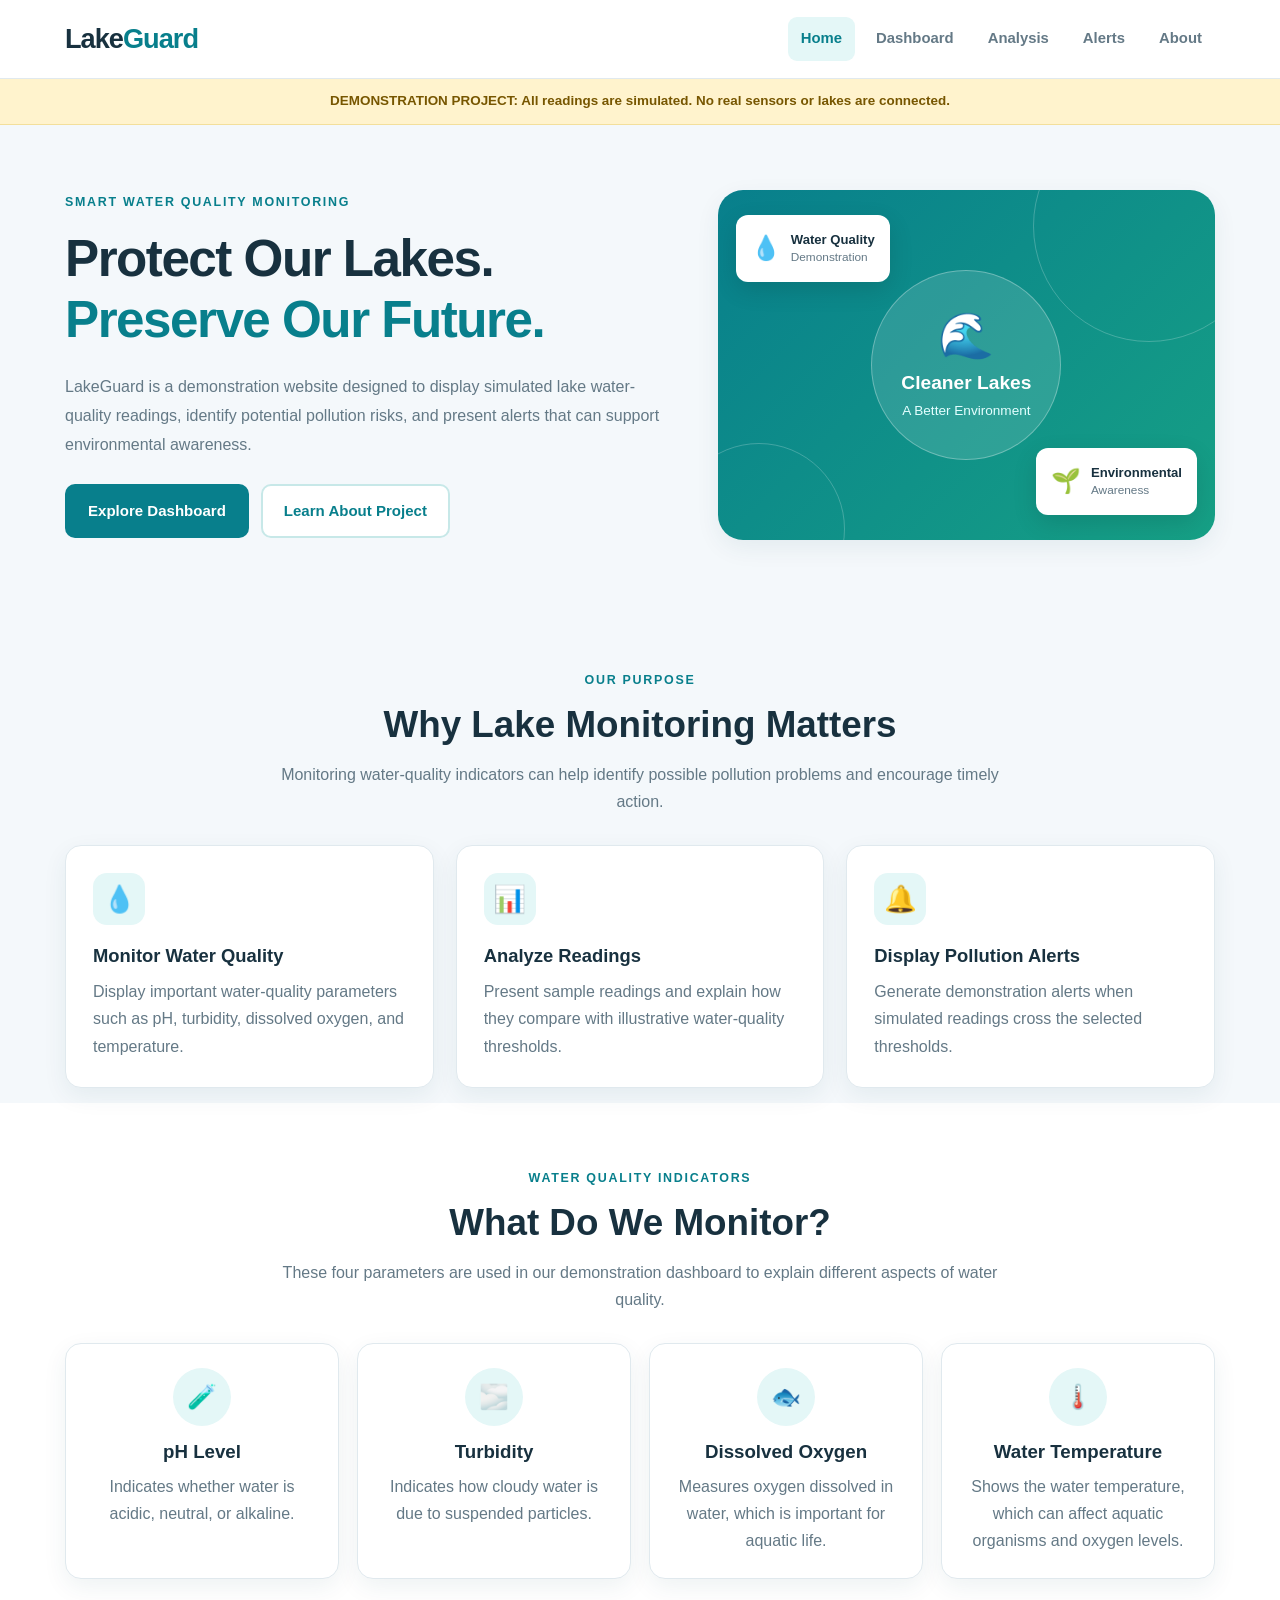
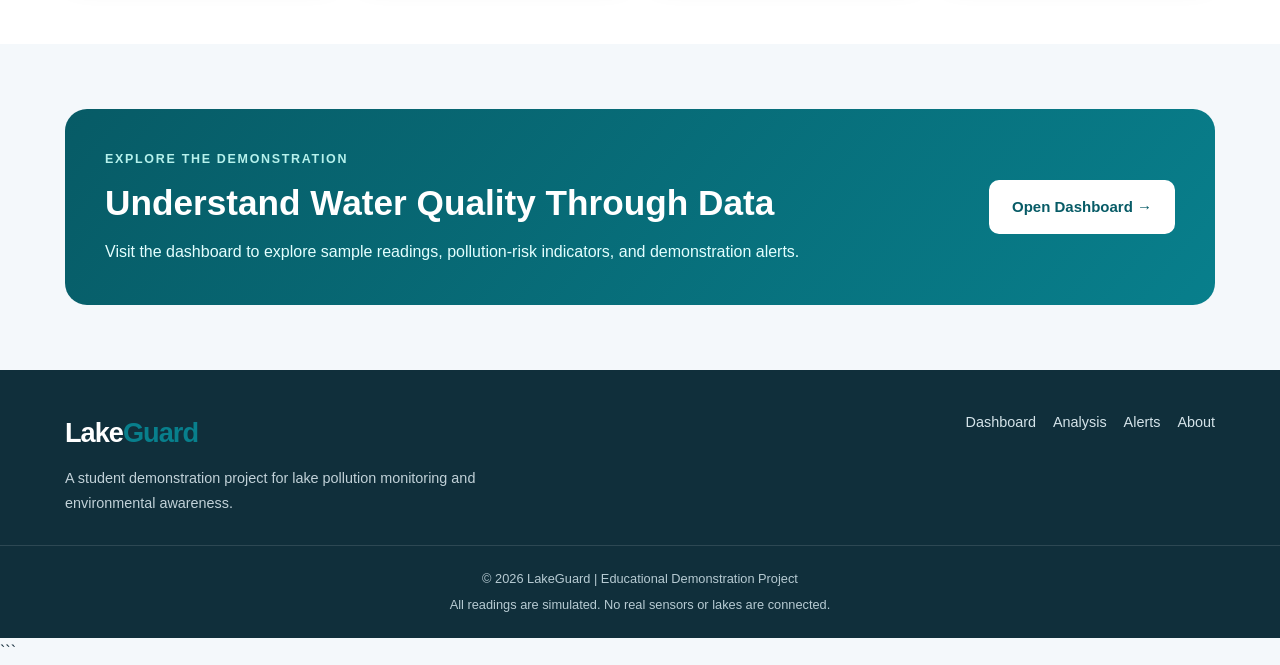
<file: index.html>
<!DOCTYPE html>
<html lang="en">
<head>
    <meta charset="UTF-8">
    <meta name="viewport" content="width=device-width, initial-scale=1.0">

    <title>LakeGuard | Smart Lake Pollution Monitoring</title>

    <link rel="stylesheet" href="style.css">
</head>

<body>

    <!-- Header -->
    <header class="site-header">
        <div class="container header-content">

            <a href="index.html" class="logo">
                Lake<span>Guard</span>
            </a>

            <nav class="navbar">
                <a href="index.html" class="active">Home</a>
                <a href="dashboard.html">Dashboard</a>
                <a href="analysis.html">Analysis</a>
                <a href="alerts.html">Alerts</a>
                <a href="about.html">About</a>
            </nav>

        </div>
    </header>


    <!-- Simulation Notice -->
    <div class="simulation-notice">
        DEMONSTRATION PROJECT: All readings are simulated.
        No real sensors or lakes are connected.
    </div>


    <!-- Main Section -->
    <main>

        <section class="hero">
            <div class="container hero-content">

                <div class="hero-text">

                    <p class="eyebrow">
                        SMART WATER QUALITY MONITORING
                    </p>

                    <h1>
                        Protect Our Lakes.<br>
                        <span>Preserve Our Future.</span>
                    </h1>

                    <p class="hero-description">
                        LakeGuard is a demonstration website designed to
                        display simulated lake water-quality readings,
                        identify potential pollution risks, and present
                        alerts that can support environmental awareness.
                    </p>

                    <div class="hero-buttons">
                        <a href="dashboard.html" class="btn btn-primary">
                            Explore Dashboard
                        </a>

                        <a href="about.html" class="btn btn-secondary">
                            Learn About Project
                        </a>
                    </div>

                </div>

                <div class="hero-visual">

                    <div class="water-circle">
                        <div class="water-icon">🌊</div>
                        <h2>Cleaner Lakes</h2>
                        <p>A Better Environment</p>
                    </div>

                    <div class="floating-card floating-card-one">
                        <span>💧</span>
                        <div>
                            <strong>Water Quality</strong>
                            <small>Demonstration</small>
                        </div>
                    </div>

                    <div class="floating-card floating-card-two">
                        <span>🌱</span>
                        <div>
                            <strong>Environmental</strong>
                            <small>Awareness</small>
                        </div>
                    </div>

                </div>

            </div>
        </section>


        <!-- Project Objectives -->
        <section class="section container">

            <div class="section-heading">
                <p class="eyebrow">OUR PURPOSE</p>
                <h2>Why Lake Monitoring Matters</h2>
                <p>
                    Monitoring water-quality indicators can help identify
                    possible pollution problems and encourage timely action.
                </p>
            </div>

            <div class="feature-grid">

                <article class="feature-card">
                    <div class="feature-icon">💧</div>
                    <h3>Monitor Water Quality</h3>
                    <p>
                        Display important water-quality parameters such as
                        pH, turbidity, dissolved oxygen, and temperature.
                    </p>
                </article>

                <article class="feature-card">
                    <div class="feature-icon">📊</div>
                    <h3>Analyze Readings</h3>
                    <p>
                        Present sample readings and explain how they compare
                        with illustrative water-quality thresholds.
                    </p>
                </article>

                <article class="feature-card">
                    <div class="feature-icon">🔔</div>
                    <h3>Display Pollution Alerts</h3>
                    <p>
                        Generate demonstration alerts when simulated
                        readings cross the selected thresholds.
                    </p>
                </article>

            </div>

        </section>


        <!-- Monitoring Parameters -->
        <section class="parameters-section">

            <div class="container">

                <div class="section-heading">
                    <p class="eyebrow">WATER QUALITY INDICATORS</p>
                    <h2>What Do We Monitor?</h2>
                    <p>
                        These four parameters are used in our demonstration
                        dashboard to explain different aspects of water quality.
                    </p>
                </div>

                <div class="parameter-grid">

                    <article class="parameter-card">
                        <div class="parameter-icon">🧪</div>
                        <h3>pH Level</h3>
                        <p>
                            Indicates whether water is acidic, neutral,
                            or alkaline.
                        </p>
                    </article>

                    <article class="parameter-card">
                        <div class="parameter-icon">🌫️</div>
                        <h3>Turbidity</h3>
                        <p>
                            Indicates how cloudy water is due to suspended
                            particles.
                        </p>
                    </article>

                    <article class="parameter-card">
                        <div class="parameter-icon">🐟</div>
                        <h3>Dissolved Oxygen</h3>
                        <p>
                            Measures oxygen dissolved in water, which is
                            important for aquatic life.
                        </p>
                    </article>

                    <article class="parameter-card">
                        <div class="parameter-icon">🌡️</div>
                        <h3>Water Temperature</h3>
                        <p>
                            Shows the water temperature, which can affect
                            aquatic organisms and oxygen levels.
                        </p>
                    </article>

                </div>

            </div>

        </section>


        <!-- Call to Action -->
        <section class="cta-section container">

            <div class="cta-content">
                <div>
                    <p class="eyebrow">EXPLORE THE DEMONSTRATION</p>
                    <h2>Understand Water Quality Through Data</h2>
                    <p>
                        Visit the dashboard to explore sample readings,
                        pollution-risk indicators, and demonstration alerts.
                    </p>
                </div>

                <a href="dashboard.html" class="btn btn-light">
                    Open Dashboard →
                </a>
            </div>

        </section>

    </main>


    <!-- Footer -->
    <footer class="site-footer">

        <div class="container footer-content">

            <div>
                <a href="index.html" class="logo footer-logo">
                    Lake<span>Guard</span>
                </a>

                <p>
                    A student demonstration project for lake pollution
                    monitoring and environmental awareness.
                </p>
            </div>

            <div class="footer-links">
                <a href="dashboard.html">Dashboard</a>
                <a href="analysis.html">Analysis</a>
                <a href="alerts.html">Alerts</a>
                <a href="about.html">About</a>
            </div>

        </div>

        <div class="footer-bottom">
            <p>
                &copy; 2026 LakeGuard | Educational Demonstration Project
            </p>

            <p>
                All readings are simulated. No real sensors or lakes are connected.
            </p>
        </div>

    </footer>


    <script src="script.js"></script>

</body>
</html>
```
</file>
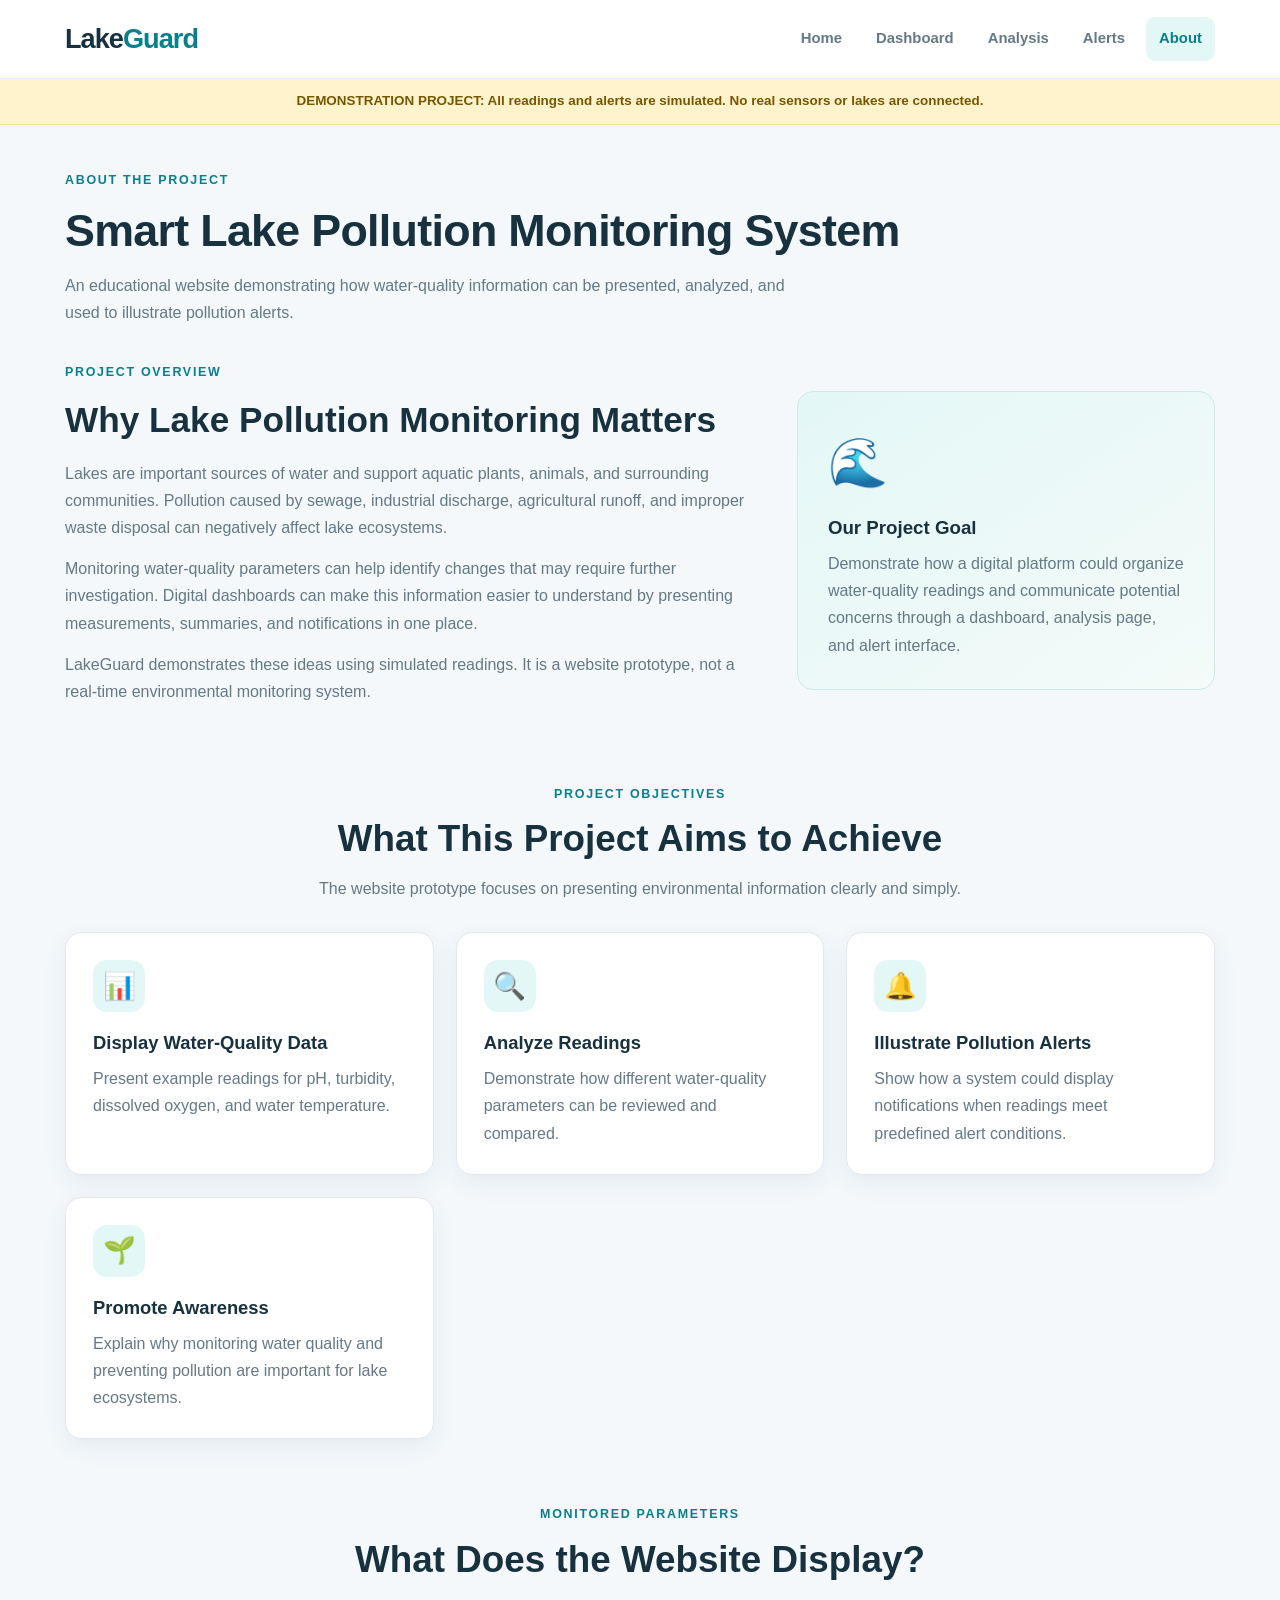
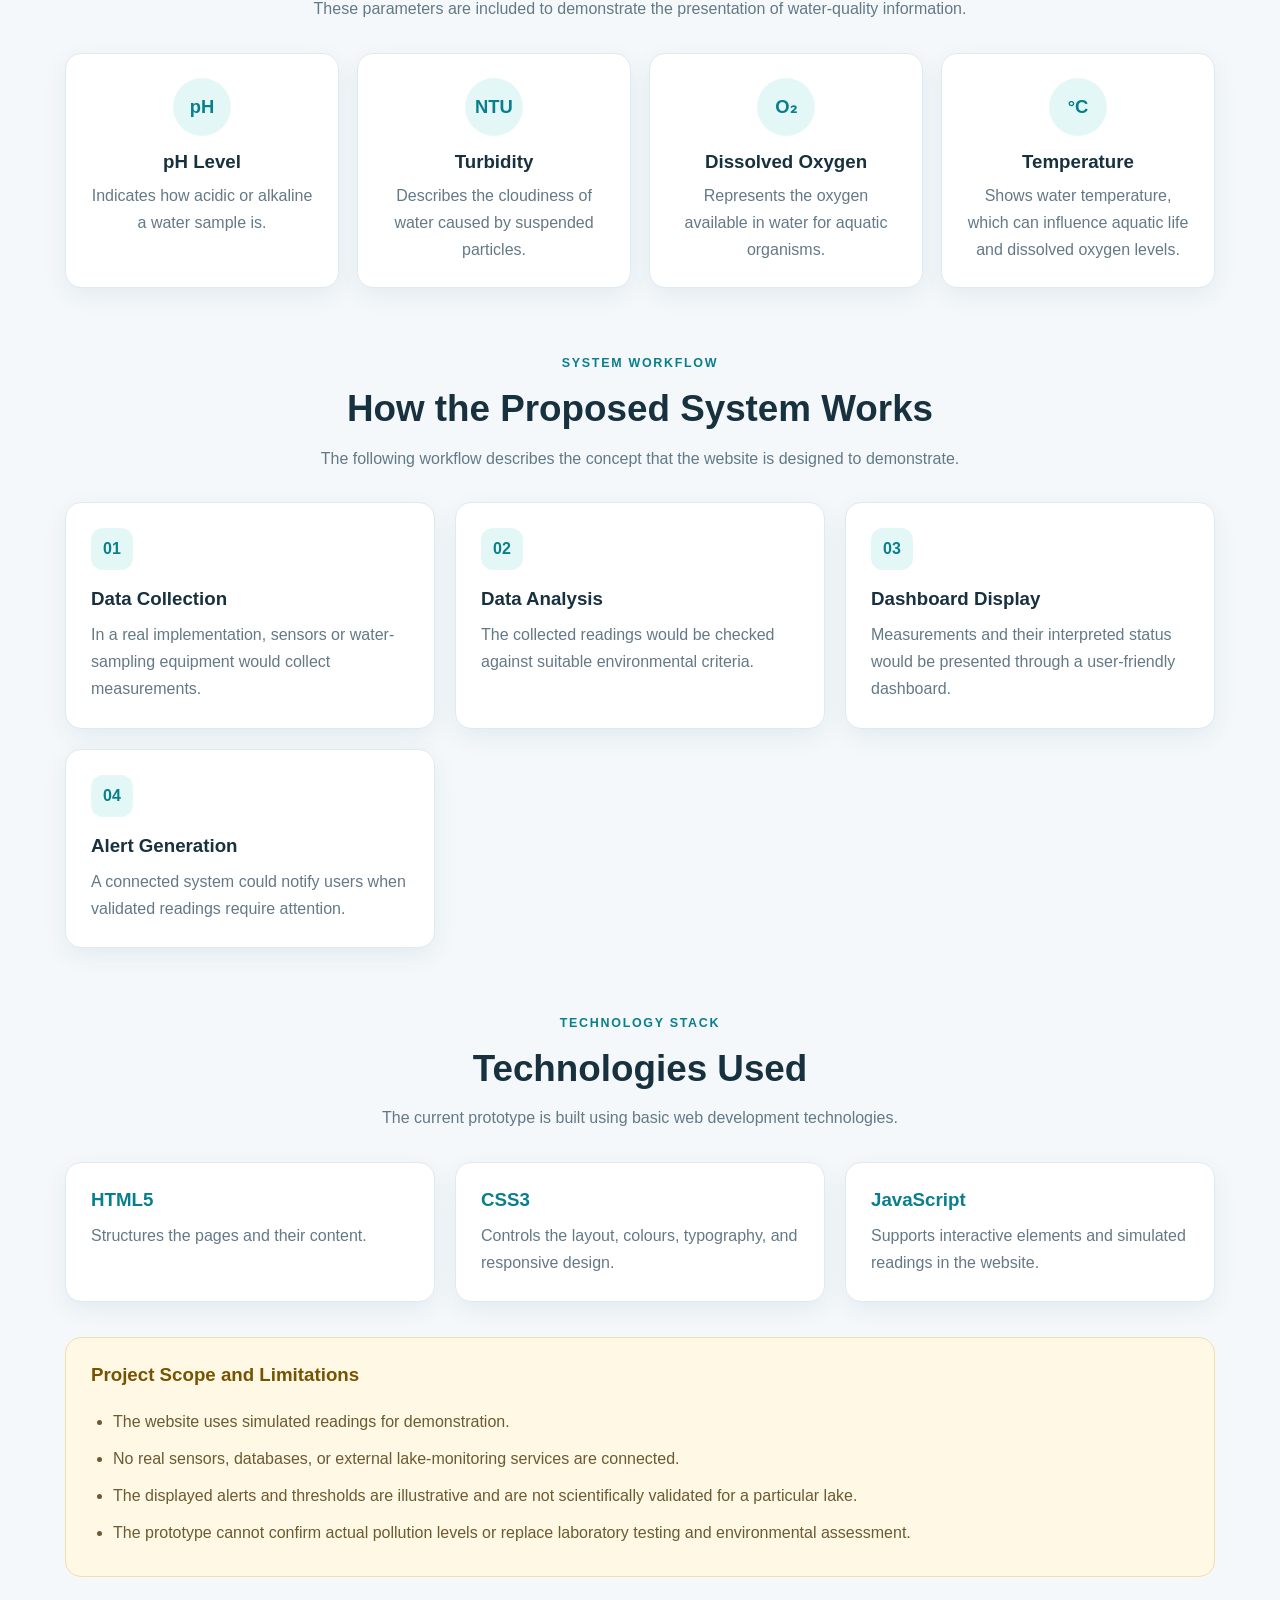
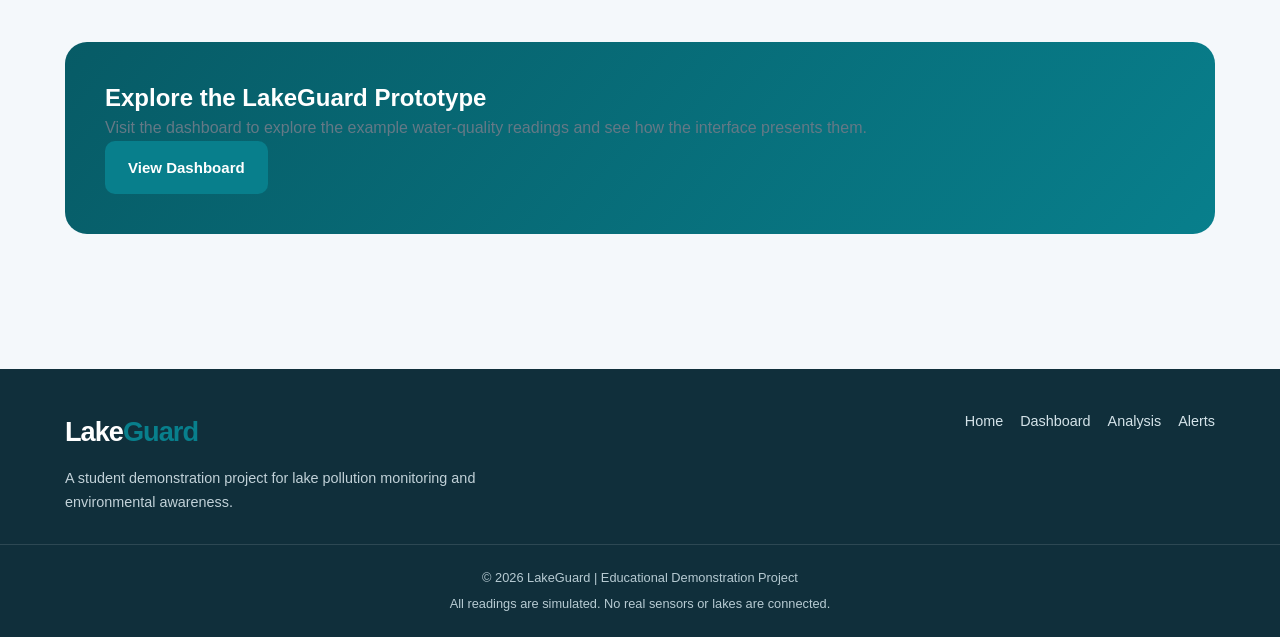
<file: about.html>
<!DOCTYPE html>
<html lang="en">

<head>
    <meta charset="UTF-8">
    <meta name="viewport" content="width=device-width, initial-scale=1.0">

    <title>About | LakeGuard</title>

    <link rel="stylesheet" href="style.css">
</head>

<body>

    <!-- Header -->
    <header class="site-header">
        <div class="container header-content">

            <a href="index.html" class="logo">
                Lake<span>Guard</span>
            </a>

            <nav class="navbar">
                <a href="index.html">Home</a>
                <a href="dashboard.html">Dashboard</a>
                <a href="analysis.html">Analysis</a>
                <a href="alerts.html">Alerts</a>
                <a href="about.html" class="active">About</a>
            </nav>

        </div>
    </header>


    <!-- Simulation Notice -->
    <div class="simulation-notice">
        DEMONSTRATION PROJECT: All readings and alerts are simulated.
        No real sensors or lakes are connected.
    </div>


    <main class="container page-content">

        <!-- Page Introduction -->
        <section class="page-heading">

            <div>
                <p class="eyebrow">ABOUT THE PROJECT</p>

                <h1>Smart Lake Pollution Monitoring System</h1>

                <p>
                    An educational website demonstrating how water-quality
                    information can be presented, analyzed, and used to
                    illustrate pollution alerts.
                </p>
            </div>

        </section>


        <!-- Project Overview -->
        <section class="about-intro">

            <div class="about-text">

                <p class="eyebrow">PROJECT OVERVIEW</p>

                <h2>Why Lake Pollution Monitoring Matters</h2>

                <p>
                    Lakes are important sources of water and support
                    aquatic plants, animals, and surrounding communities.
                    Pollution caused by sewage, industrial discharge,
                    agricultural runoff, and improper waste disposal can
                    negatively affect lake ecosystems.
                </p>

                <p>
                    Monitoring water-quality parameters can help identify
                    changes that may require further investigation.
                    Digital dashboards can make this information easier
                    to understand by presenting measurements, summaries,
                    and notifications in one place.
                </p>

                <p>
                    LakeGuard demonstrates these ideas using simulated
                    readings. It is a website prototype, not a real-time
                    environmental monitoring system.
                </p>

            </div>


            <div class="about-highlight">

                <span class="highlight-icon">🌊</span>

                <h3>Our Project Goal</h3>

                <p>
                    Demonstrate how a digital platform could organize
                    water-quality readings and communicate potential
                    concerns through a dashboard, analysis page, and
                    alert interface.
                </p>

            </div>

        </section>


        <!-- Objectives -->
        <section class="section">

            <div class="section-heading">

                <p class="eyebrow">PROJECT OBJECTIVES</p>

                <h2>What This Project Aims to Achieve</h2>

                <p>
                    The website prototype focuses on presenting
                    environmental information clearly and simply.
                </p>

            </div>


            <div class="feature-grid">

                <article class="feature-card">
                    <div class="feature-icon">📊</div>

                    <h3>Display Water-Quality Data</h3>

                    <p>
                        Present example readings for pH, turbidity,
                        dissolved oxygen, and water temperature.
                    </p>
                </article>


                <article class="feature-card">
                    <div class="feature-icon">🔍</div>

                    <h3>Analyze Readings</h3>

                    <p>
                        Demonstrate how different water-quality parameters
                        can be reviewed and compared.
                    </p>
                </article>


                <article class="feature-card">
                    <div class="feature-icon">🔔</div>

                    <h3>Illustrate Pollution Alerts</h3>

                    <p>
                        Show how a system could display notifications
                        when readings meet predefined alert conditions.
                    </p>
                </article>


                <article class="feature-card">
                    <div class="feature-icon">🌱</div>

                    <h3>Promote Awareness</h3>

                    <p>
                        Explain why monitoring water quality and preventing
                        pollution are important for lake ecosystems.
                    </p>
                </article>

            </div>

        </section>


        <!-- Parameters -->
        <section class="section">

            <div class="section-heading">

                <p class="eyebrow">MONITORED PARAMETERS</p>

                <h2>What Does the Website Display?</h2>

                <p>
                    These parameters are included to demonstrate the
                    presentation of water-quality information.
                </p>

            </div>


            <div class="parameter-grid">

                <article class="parameter-card">
                    <span class="parameter-symbol">pH</span>

                    <h3>pH Level</h3>

                    <p>
                        Indicates how acidic or alkaline a water sample is.
                    </p>
                </article>


                <article class="parameter-card">
                    <span class="parameter-symbol">NTU</span>

                    <h3>Turbidity</h3>

                    <p>
                        Describes the cloudiness of water caused by
                        suspended particles.
                    </p>
                </article>


                <article class="parameter-card">
                    <span class="parameter-symbol">O₂</span>

                    <h3>Dissolved Oxygen</h3>

                    <p>
                        Represents the oxygen available in water for
                        aquatic organisms.
                    </p>
                </article>


                <article class="parameter-card">
                    <span class="parameter-symbol">°C</span>

                    <h3>Temperature</h3>

                    <p>
                        Shows water temperature, which can influence
                        aquatic life and dissolved oxygen levels.
                    </p>
                </article>

            </div>

        </section>


        <!-- Working Process -->
        <section class="section">

            <div class="section-heading">

                <p class="eyebrow">SYSTEM WORKFLOW</p>

                <h2>How the Proposed System Works</h2>

                <p>
                    The following workflow describes the concept that
                    the website is designed to demonstrate.
                </p>

            </div>


            <div class="process-grid">

                <article class="process-card">
                    <span class="process-number">01</span>

                    <h3>Data Collection</h3>

                    <p>
                        In a real implementation, sensors or water-sampling
                        equipment would collect measurements.
                    </p>
                </article>


                <article class="process-card">
                    <span class="process-number">02</span>

                    <h3>Data Analysis</h3>

                    <p>
                        The collected readings would be checked against
                        suitable environmental criteria.
                    </p>
                </article>


                <article class="process-card">
                    <span class="process-number">03</span>

                    <h3>Dashboard Display</h3>

                    <p>
                        Measurements and their interpreted status would
                        be presented through a user-friendly dashboard.
                    </p>
                </article>


                <article class="process-card">
                    <span class="process-number">04</span>

                    <h3>Alert Generation</h3>

                    <p>
                        A connected system could notify users when
                        validated readings require attention.
                    </p>
                </article>

            </div>

        </section>


        <!-- Technologies -->
        <section class="section">

            <div class="section-heading">

                <p class="eyebrow">TECHNOLOGY STACK</p>

                <h2>Technologies Used</h2>

                <p>
                    The current prototype is built using basic web
                    development technologies.
                </p>

            </div>


            <div class="technology-grid">

                <article class="technology-card">
                    <h3>HTML5</h3>

                    <p>
                        Structures the pages and their content.
                    </p>
                </article>


                <article class="technology-card">
                    <h3>CSS3</h3>

                    <p>
                        Controls the layout, colours, typography,
                        and responsive design.
                    </p>
                </article>


                <article class="technology-card">
                    <h3>JavaScript</h3>

                    <p>
                        Supports interactive elements and simulated
                        readings in the website.
                    </p>
                </article>

            </div>

        </section>


        <!-- Limitations -->
        <section class="notice-card">

            <h3>Project Scope and Limitations</h3>

            <ul class="limitations-list">

                <li>
                    The website uses simulated readings for demonstration.
                </li>

                <li>
                    No real sensors, databases, or external lake-monitoring
                    services are connected.
                </li>

                <li>
                    The displayed alerts and thresholds are illustrative
                    and are not scientifically validated for a particular lake.
                </li>

                <li>
                    The prototype cannot confirm actual pollution levels
                    or replace laboratory testing and environmental assessment.
                </li>

            </ul>

        </section>


        <!-- Navigation -->
        <section class="cta-section">

            <h2>Explore the LakeGuard Prototype</h2>

            <p>
                Visit the dashboard to explore the example water-quality
                readings and see how the interface presents them.
            </p>

            <a href="dashboard.html" class="btn btn-primary">
                View Dashboard
            </a>

        </section>

    </main>


    <!-- Footer -->
    <footer class="site-footer">

        <div class="container footer-content">

            <div>
                <a href="index.html" class="logo footer-logo">
                    Lake<span>Guard</span>
                </a>

                <p>
                    A student demonstration project for lake pollution
                    monitoring and environmental awareness.
                </p>
            </div>

            <div class="footer-links">
                <a href="index.html">Home</a>
                <a href="dashboard.html">Dashboard</a>
                <a href="analysis.html">Analysis</a>
                <a href="alerts.html">Alerts</a>
            </div>

        </div>

        <div class="footer-bottom">
            <p>
                &copy; 2026 LakeGuard | Educational Demonstration Project
            </p>

            <p>
                All readings are simulated. No real sensors or lakes are connected.
            </p>
        </div>

    </footer>


    <script src="script.js"></script>

</body>
</html>
</file>
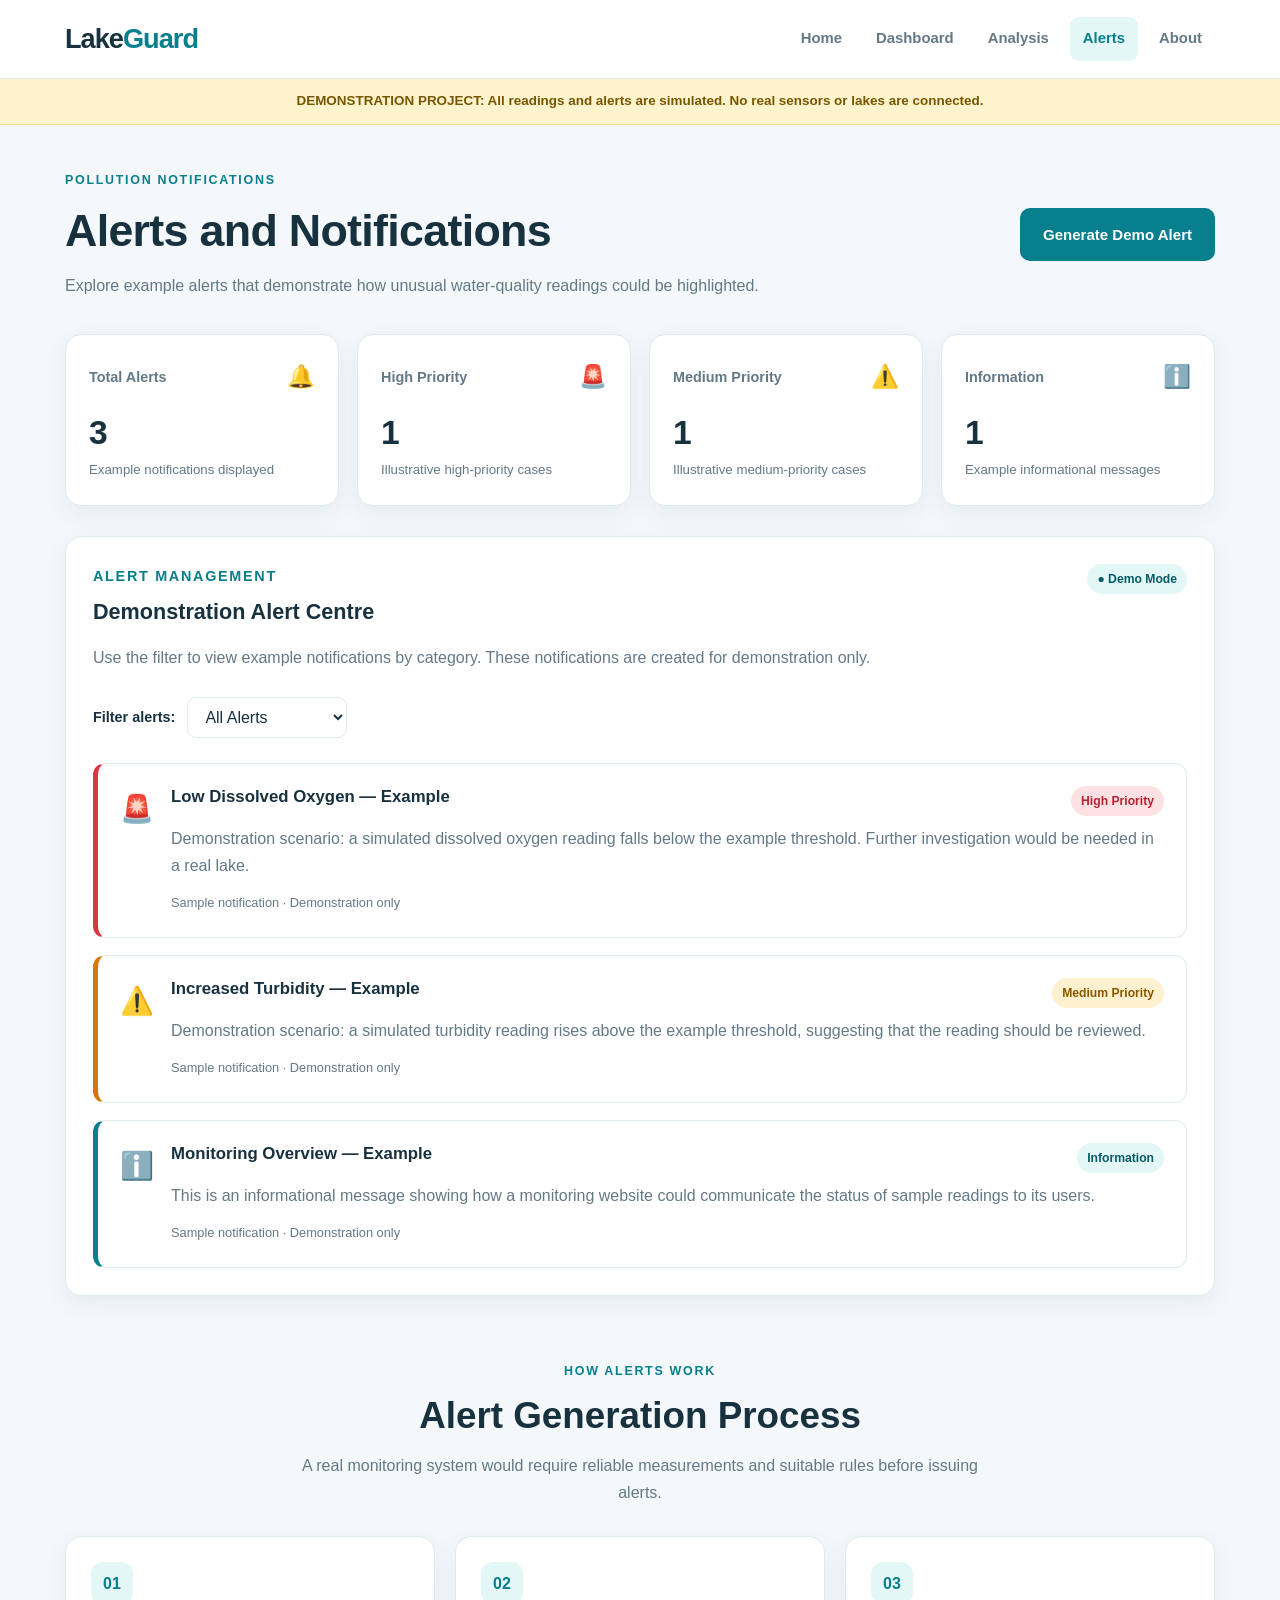
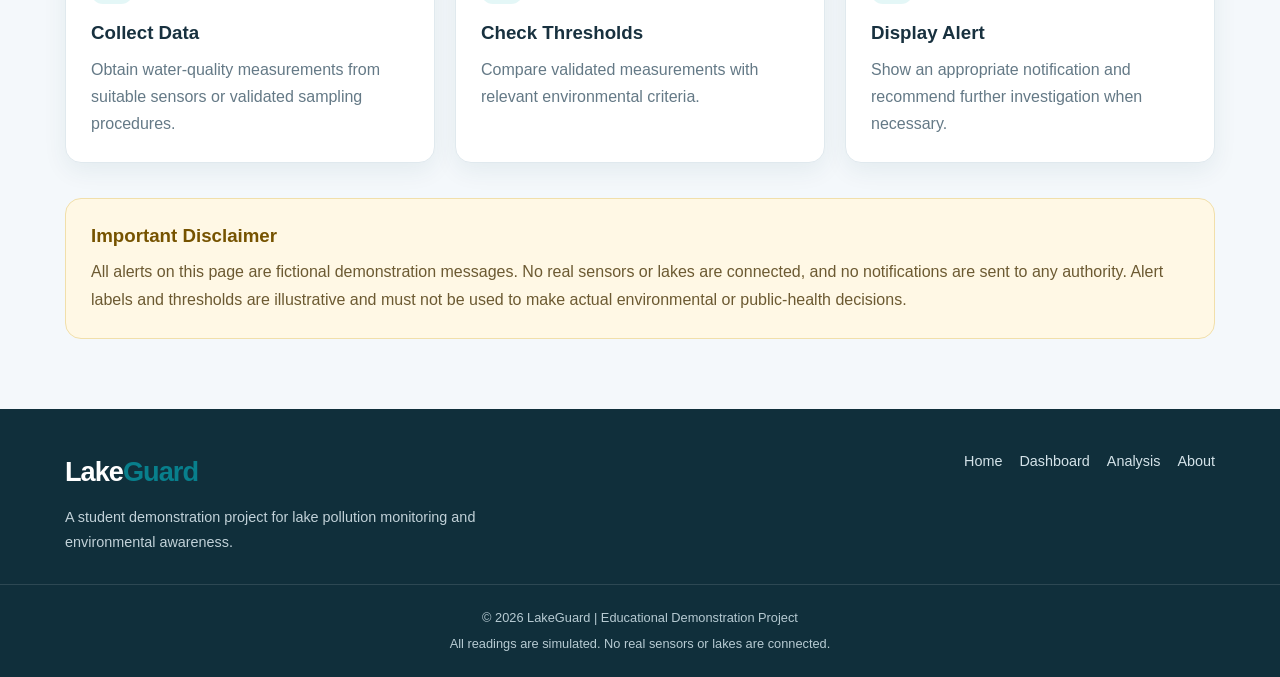
<file: alerts.html>
<!DOCTYPE html>
<html lang="en">
<head>
    <meta charset="UTF-8">
    <meta name="viewport" content="width=device-width, initial-scale=1.0">

    <title>Pollution Alerts | LakeGuard</title>

    <link rel="stylesheet" href="style.css">
</head>

<body>

    <!-- Header -->
    <header class="site-header">
        <div class="container header-content">

            <a href="index.html" class="logo">
                Lake<span>Guard</span>
            </a>

            <nav class="navbar">
                <a href="index.html">Home</a>
                <a href="dashboard.html">Dashboard</a>
                <a href="analysis.html">Analysis</a>
                <a href="alerts.html" class="active">Alerts</a>
                <a href="about.html">About</a>
            </nav>

        </div>
    </header>


    <!-- Simulation Notice -->
    <div class="simulation-notice">
        DEMONSTRATION PROJECT: All readings and alerts are simulated.
        No real sensors or lakes are connected.
    </div>


    <main class="container page-content">

        <!-- Page Heading -->
        <section class="page-heading">

            <div>
                <p class="eyebrow">POLLUTION NOTIFICATIONS</p>

                <h1>Alerts and Notifications</h1>

                <p>
                    Explore example alerts that demonstrate how unusual
                    water-quality readings could be highlighted.
                </p>
            </div>

            <button type="button" class="btn btn-primary"
                    id="generateAlertButton">
                Generate Demo Alert
            </button>

        </section>


        <!-- Alert Summary -->
        <section class="summary-grid">

            <article class="metric-card">
                <div class="metric-top">
                    <span class="metric-label">Total Alerts</span>
                    <span class="metric-icon">🔔</span>
                </div>

                <h2 id="totalAlerts">3</h2>

                <p>Example notifications displayed</p>
            </article>


            <article class="metric-card">
                <div class="metric-top">
                    <span class="metric-label">High Priority</span>
                    <span class="metric-icon">🚨</span>
                </div>

                <h2 id="highAlerts">1</h2>

                <p>Illustrative high-priority cases</p>
            </article>


            <article class="metric-card">
                <div class="metric-top">
                    <span class="metric-label">Medium Priority</span>
                    <span class="metric-icon">⚠️</span>
                </div>

                <h2 id="mediumAlerts">1</h2>

                <p>Illustrative medium-priority cases</p>
            </article>


            <article class="metric-card">
                <div class="metric-top">
                    <span class="metric-label">Information</span>
                    <span class="metric-icon">ℹ️</span>
                </div>

                <h2 id="infoAlerts">1</h2>

                <p>Example informational messages</p>
            </article>

        </section>


        <!-- Alert Filter -->
        <section class="dashboard-panel">

            <div class="panel-heading">

                <div>
                    <p class="eyebrow">ALERT MANAGEMENT</p>
                    <h2>Demonstration Alert Centre</h2>
                </div>

                <span class="demo-badge">● Demo Mode</span>

            </div>

            <p>
                Use the filter to view example notifications by category.
                These notifications are created for demonstration only.
            </p>

            <div class="filter-bar">

                <label for="alertFilter">Filter alerts:</label>

                <select id="alertFilter">
                    <option value="all">All Alerts</option>
                    <option value="high">High Priority</option>
                    <option value="medium">Medium Priority</option>
                    <option value="info">Information</option>
                </select>

            </div>


            <!-- Alert List -->
            <div class="alert-list" id="alertList">

                <article class="alert-card alert-high"
                         data-level="high">

                    <div class="alert-symbol">🚨</div>

                    <div class="alert-content">

                        <div class="alert-title-row">
                            <h3>Low Dissolved Oxygen — Example</h3>
                            <span class="priority-badge priority-high">
                                High Priority
                            </span>
                        </div>

                        <p>
                            Demonstration scenario: a simulated dissolved
                            oxygen reading falls below the example threshold.
                            Further investigation would be needed in a real lake.
                        </p>

                        <span class="alert-time">
                            Sample notification · Demonstration only
                        </span>

                    </div>

                </article>


                <article class="alert-card alert-medium"
                         data-level="medium">

                    <div class="alert-symbol">⚠️</div>

                    <div class="alert-content">

                        <div class="alert-title-row">
                            <h3>Increased Turbidity — Example</h3>
                            <span class="priority-badge priority-medium">
                                Medium Priority
                            </span>
                        </div>

                        <p>
                            Demonstration scenario: a simulated turbidity
                            reading rises above the example threshold,
                            suggesting that the reading should be reviewed.
                        </p>

                        <span class="alert-time">
                            Sample notification · Demonstration only
                        </span>

                    </div>

                </article>


                <article class="alert-card alert-info"
                         data-level="info">

                    <div class="alert-symbol">ℹ️</div>

                    <div class="alert-content">

                        <div class="alert-title-row">
                            <h3>Monitoring Overview — Example</h3>
                            <span class="priority-badge priority-info">
                                Information
                            </span>
                        </div>

                        <p>
                            This is an informational message showing how
                            a monitoring website could communicate the
                            status of sample readings to its users.
                        </p>

                        <span class="alert-time">
                            Sample notification · Demonstration only
                        </span>

                    </div>

                </article>

            </div>


            <p class="empty-state" id="emptyAlertMessage" hidden>
                No alerts match the selected category.
            </p>

        </section>


        <!-- Alert Process -->
        <section class="section">

            <div class="section-heading">
                <p class="eyebrow">HOW ALERTS WORK</p>

                <h2>Alert Generation Process</h2>

                <p>
                    A real monitoring system would require reliable
                    measurements and suitable rules before issuing alerts.
                </p>
            </div>


            <div class="process-grid">

                <article class="process-card">
                    <span class="process-number">01</span>
                    <h3>Collect Data</h3>
                    <p>
                        Obtain water-quality measurements from suitable
                        sensors or validated sampling procedures.
                    </p>
                </article>


                <article class="process-card">
                    <span class="process-number">02</span>
                    <h3>Check Thresholds</h3>
                    <p>
                        Compare validated measurements with relevant
                        environmental criteria.
                    </p>
                </article>


                <article class="process-card">
                    <span class="process-number">03</span>
                    <h3>Display Alert</h3>
                    <p>
                        Show an appropriate notification and recommend
                        further investigation when necessary.
                    </p>
                </article>

            </div>

        </section>


        <!-- Disclaimer -->
        <section class="notice-card">

            <h3>Important Disclaimer</h3>

            <p>
                All alerts on this page are fictional demonstration
                messages. No real sensors or lakes are connected, and
                no notifications are sent to any authority. Alert labels
                and thresholds are illustrative and must not be used
                to make actual environmental or public-health decisions.
            </p>

        </section>

    </main>


    <!-- Footer -->
    <footer class="site-footer">

        <div class="container footer-content">

            <div>
                <a href="index.html" class="logo footer-logo">
                    Lake<span>Guard</span>
                </a>

                <p>
                    A student demonstration project for lake pollution
                    monitoring and environmental awareness.
                </p>
            </div>

            <div class="footer-links">
                <a href="index.html">Home</a>
                <a href="dashboard.html">Dashboard</a>
                <a href="analysis.html">Analysis</a>
                <a href="about.html">About</a>
            </div>

        </div>

        <div class="footer-bottom">
            <p>
                &copy; 2026 LakeGuard | Educational Demonstration Project
            </p>

            <p>
                All readings are simulated. No real sensors or lakes are connected.
            </p>
        </div>

    </footer>


    <script src="script.js"></script>

</body>
</html>
</file>
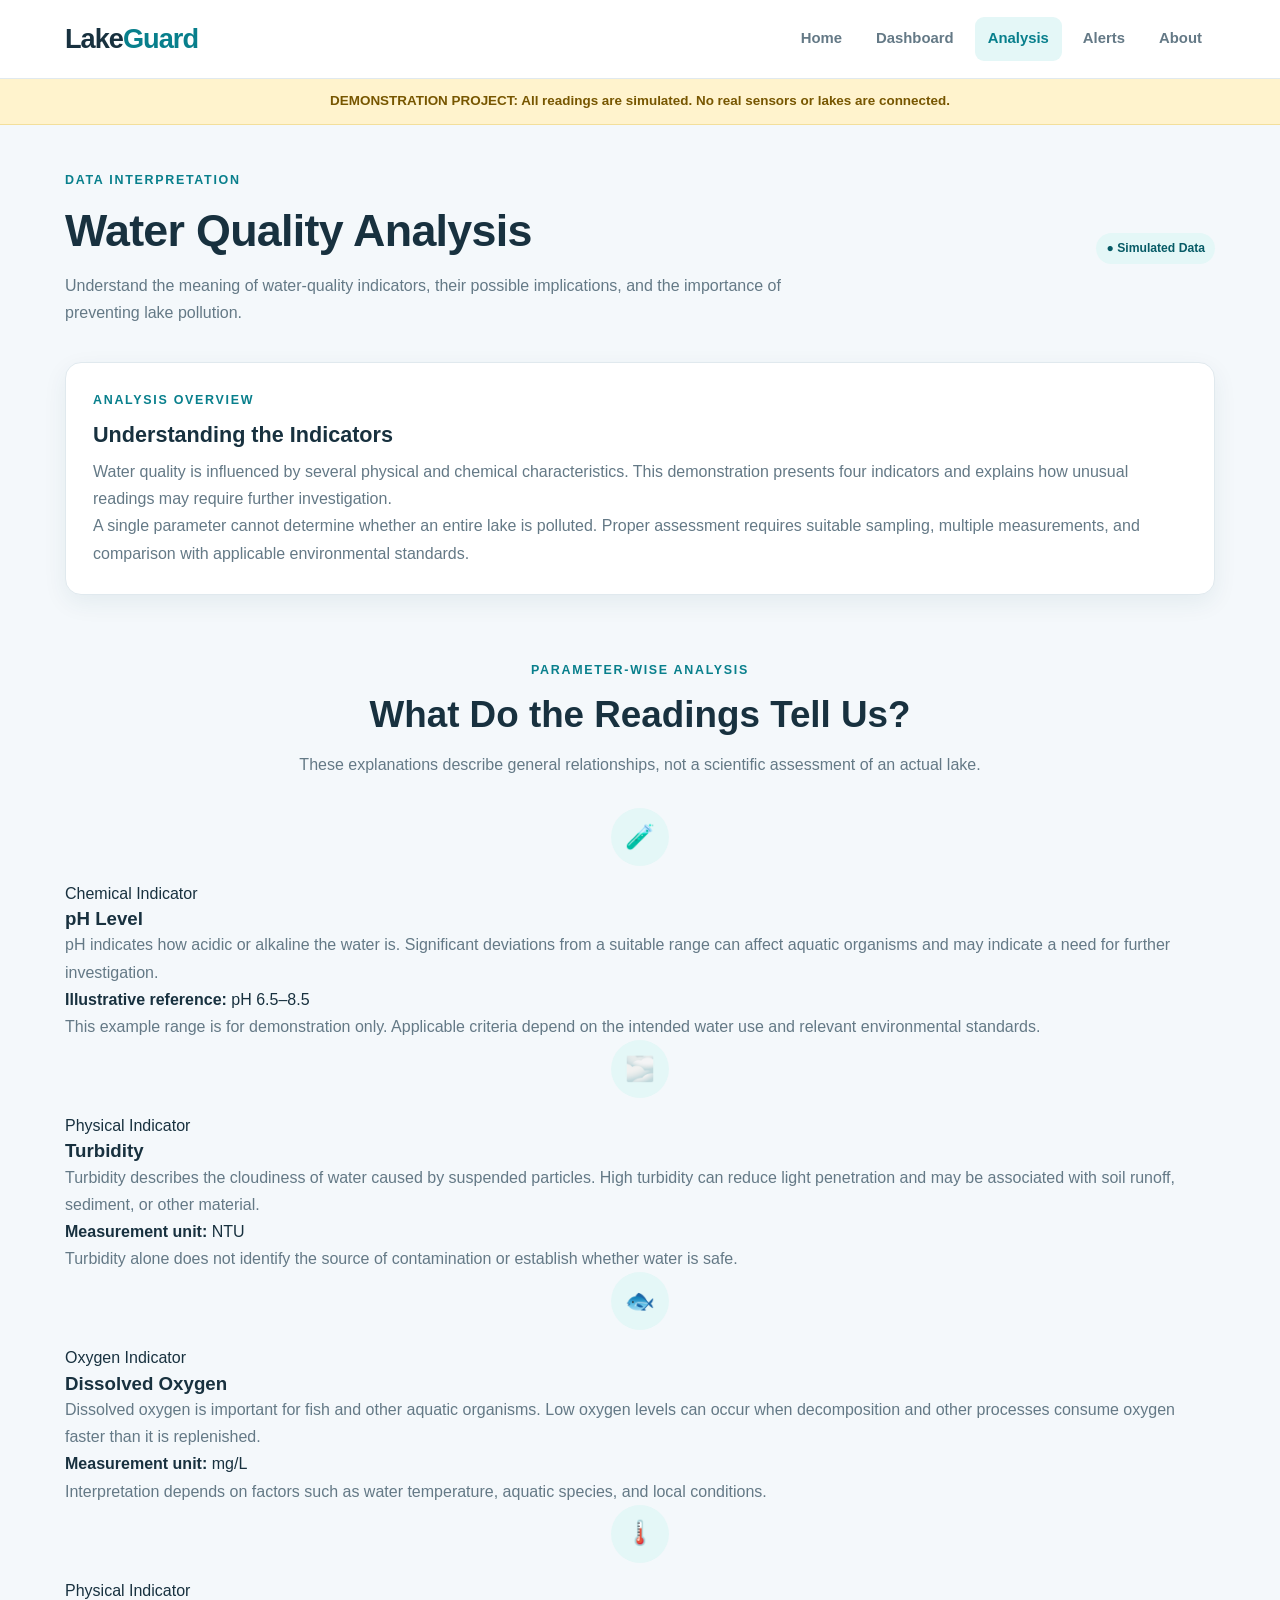
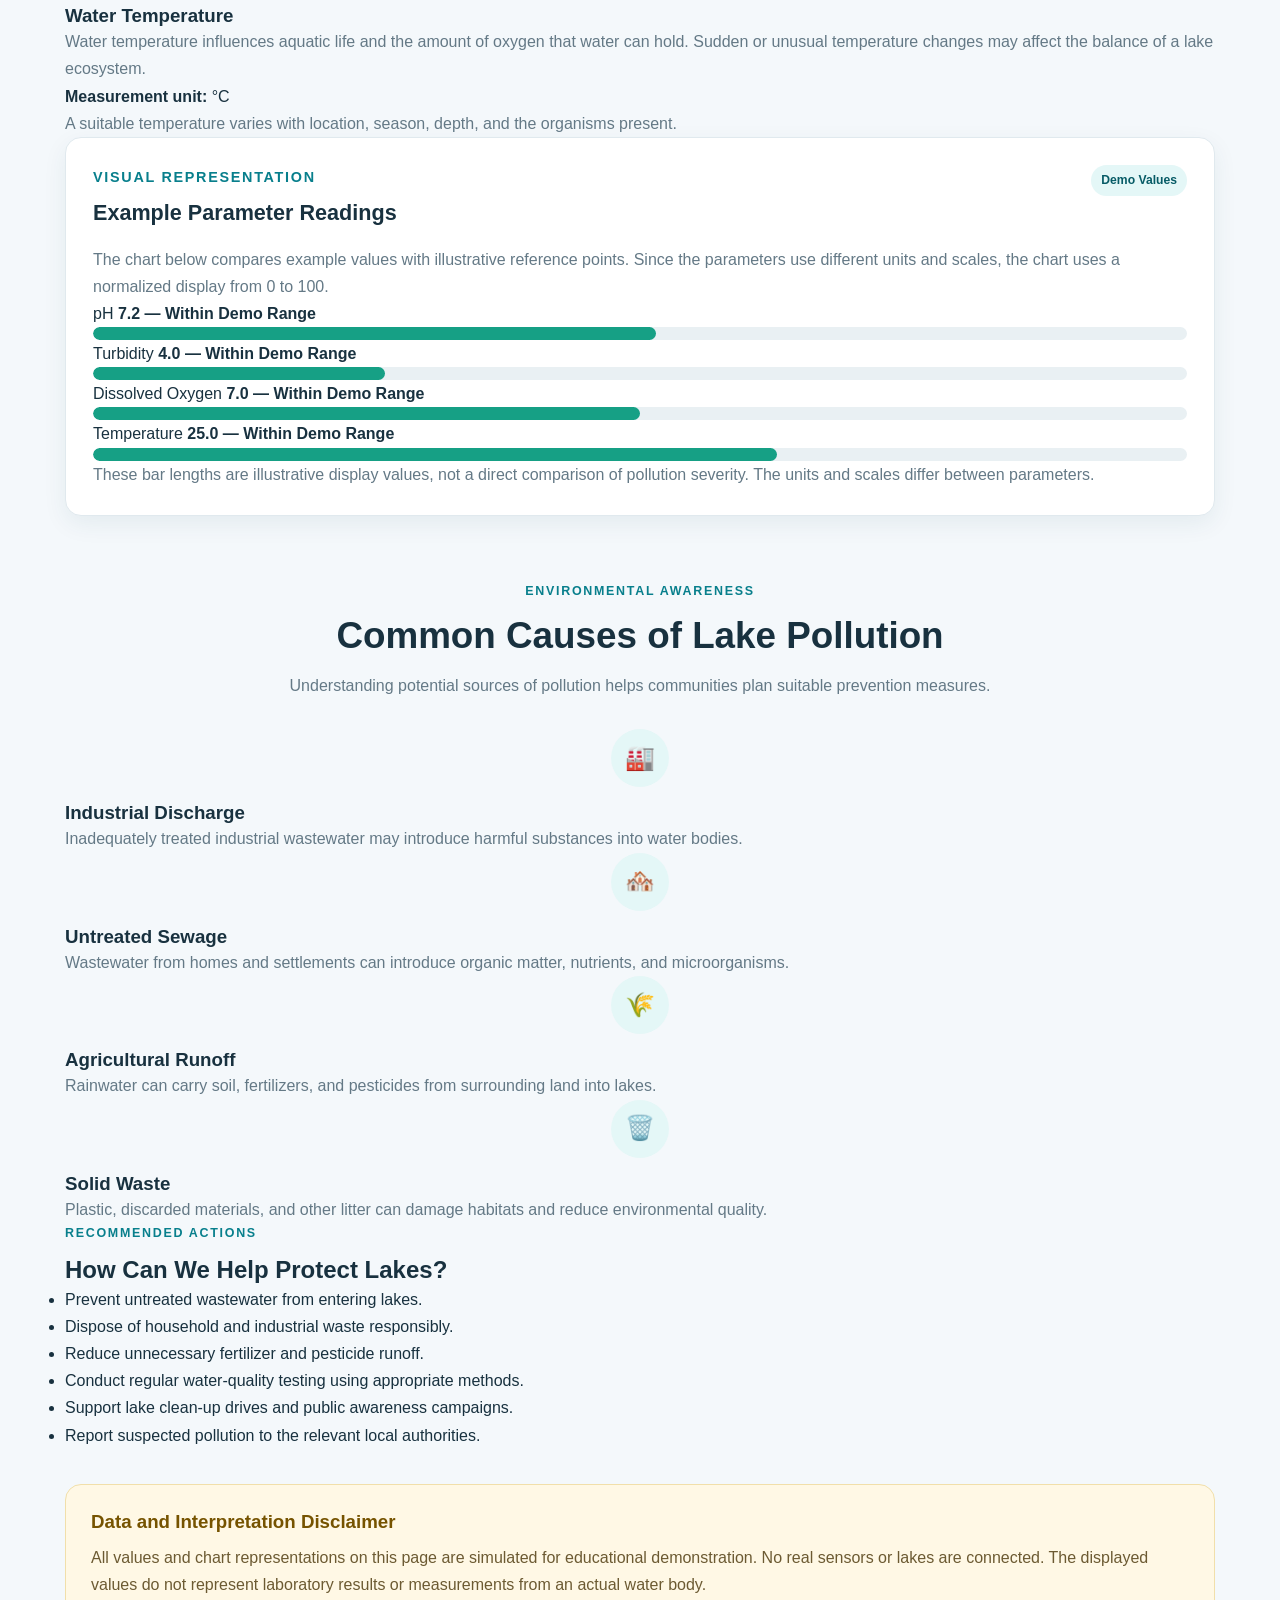
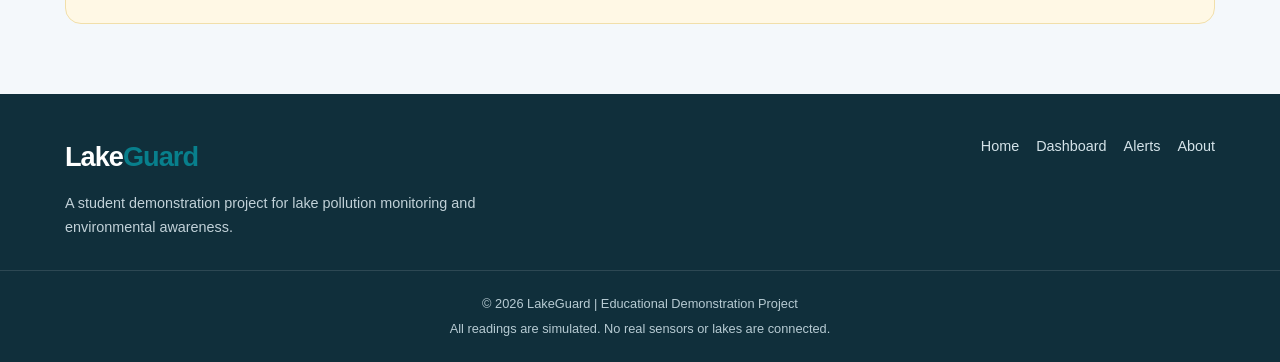
<file: analysis.html>
<!DOCTYPE html>
<html lang="en">
<head>
    <meta charset="UTF-8">
    <meta name="viewport" content="width=device-width, initial-scale=1.0">

    <title>Pollution Analysis | LakeGuard</title>

    <link rel="stylesheet" href="style.css">
</head>

<body>

    <header class="site-header">
        <div class="container header-content">

            <a href="index.html" class="logo">
                Lake<span>Guard</span>
            </a>

            <nav class="navbar">
                <a href="index.html">Home</a>
                <a href="dashboard.html">Dashboard</a>
                <a href="analysis.html" class="active">Analysis</a>
                <a href="alerts.html">Alerts</a>
                <a href="about.html">About</a>
            </nav>

        </div>
    </header>


    <div class="simulation-notice">
        DEMONSTRATION PROJECT: All readings are simulated.
        No real sensors or lakes are connected.
    </div>


    <main class="container page-content">

        <section class="page-heading">
            <div>
                <p class="eyebrow">DATA INTERPRETATION</p>

                <h1>Water Quality Analysis</h1>

                <p>
                    Understand the meaning of water-quality indicators,
                    their possible implications, and the importance of
                    preventing lake pollution.
                </p>
            </div>

            <span class="demo-badge">● Simulated Data</span>
        </section>


        <!-- Analysis Overview -->
        <section class="analysis-intro dashboard-panel">

            <p class="eyebrow">ANALYSIS OVERVIEW</p>

            <h2>Understanding the Indicators</h2>

            <p>
                Water quality is influenced by several physical and
                chemical characteristics. This demonstration presents
                four indicators and explains how unusual readings may
                require further investigation.
            </p>

            <p>
                A single parameter cannot determine whether an entire
                lake is polluted. Proper assessment requires suitable
                sampling, multiple measurements, and comparison with
                applicable environmental standards.
            </p>

        </section>


        <!-- Parameter Analysis -->
        <section class="section">

            <div class="section-heading">
                <p class="eyebrow">PARAMETER-WISE ANALYSIS</p>

                <h2>What Do the Readings Tell Us?</h2>

                <p>
                    These explanations describe general relationships,
                    not a scientific assessment of an actual lake.
                </p>
            </div>


            <div class="analysis-grid">

                <article class="analysis-card">

                    <div class="analysis-card-header">
                        <span class="parameter-icon">🧪</span>
                        <span class="analysis-label">Chemical Indicator</span>
                    </div>

                    <h3>pH Level</h3>

                    <p>
                        pH indicates how acidic or alkaline the water is.
                        Significant deviations from a suitable range can
                        affect aquatic organisms and may indicate a need
                        for further investigation.
                    </p>

                    <div class="example-range">
                        <strong>Illustrative reference:</strong>
                        <span>pH 6.5–8.5</span>
                    </div>

                    <p class="small-note">
                        This example range is for demonstration only.
                        Applicable criteria depend on the intended water use
                        and relevant environmental standards.
                    </p>

                </article>


                <article class="analysis-card">

                    <div class="analysis-card-header">
                        <span class="parameter-icon">🌫️</span>
                        <span class="analysis-label">Physical Indicator</span>
                    </div>

                    <h3>Turbidity</h3>

                    <p>
                        Turbidity describes the cloudiness of water caused
                        by suspended particles. High turbidity can reduce
                        light penetration and may be associated with soil
                        runoff, sediment, or other material.
                    </p>

                    <div class="example-range">
                        <strong>Measurement unit:</strong>
                        <span>NTU</span>
                    </div>

                    <p class="small-note">
                        Turbidity alone does not identify the source of
                        contamination or establish whether water is safe.
                    </p>

                </article>


                <article class="analysis-card">

                    <div class="analysis-card-header">
                        <span class="parameter-icon">🐟</span>
                        <span class="analysis-label">Oxygen Indicator</span>
                    </div>

                    <h3>Dissolved Oxygen</h3>

                    <p>
                        Dissolved oxygen is important for fish and other
                        aquatic organisms. Low oxygen levels can occur
                        when decomposition and other processes consume
                        oxygen faster than it is replenished.
                    </p>

                    <div class="example-range">
                        <strong>Measurement unit:</strong>
                        <span>mg/L</span>
                    </div>

                    <p class="small-note">
                        Interpretation depends on factors such as water
                        temperature, aquatic species, and local conditions.
                    </p>

                </article>


                <article class="analysis-card">

                    <div class="analysis-card-header">
                        <span class="parameter-icon">🌡️</span>
                        <span class="analysis-label">Physical Indicator</span>
                    </div>

                    <h3>Water Temperature</h3>

                    <p>
                        Water temperature influences aquatic life and the
                        amount of oxygen that water can hold. Sudden or
                        unusual temperature changes may affect the balance
                        of a lake ecosystem.
                    </p>

                    <div class="example-range">
                        <strong>Measurement unit:</strong>
                        <span>°C</span>
                    </div>

                    <p class="small-note">
                        A suitable temperature varies with location,
                        season, depth, and the organisms present.
                    </p>

                </article>

            </div>

        </section>


        <!-- Chart -->
        <section class="dashboard-panel">

            <div class="panel-heading">

                <div>
                    <p class="eyebrow">VISUAL REPRESENTATION</p>
                    <h2>Example Parameter Readings</h2>
                </div>

                <span class="demo-badge">Demo Values</span>

            </div>

            <p>
                The chart below compares example values with illustrative
                reference points. Since the parameters use different units
                and scales, the chart uses a normalized display from 0 to 100.
            </p>

            <div class="chart-container">

                <div class="chart-row">
                    <div class="chart-label">
                        <span>pH</span>
                        <strong id="analysisPhText">7.2</strong>
                    </div>

                    <div class="chart-track">
                        <div class="chart-bar chart-ph" id="analysisPhBar"
                             style="width: 72%;"></div>
                    </div>
                </div>


                <div class="chart-row">
                    <div class="chart-label">
                        <span>Turbidity</span>
                        <strong id="analysisTurbidityText">4.0 NTU</strong>
                    </div>

                    <div class="chart-track">
                        <div class="chart-bar chart-turbidity"
                             id="analysisTurbidityBar"
                             style="width: 20%;"></div>
                    </div>
                </div>


                <div class="chart-row">
                    <div class="chart-label">
                        <span>Dissolved Oxygen</span>
                        <strong id="analysisOxygenText">7.0 mg/L</strong>
                    </div>

                    <div class="chart-track">
                        <div class="chart-bar chart-oxygen"
                             id="analysisOxygenBar"
                             style="width: 70%;"></div>
                    </div>
                </div>


                <div class="chart-row">
                    <div class="chart-label">
                        <span>Temperature</span>
                        <strong id="analysisTemperatureText">25.0 °C</strong>
                    </div>

                    <div class="chart-track">
                        <div class="chart-bar chart-temperature"
                             id="analysisTemperatureBar"
                             style="width: 50%;"></div>
                    </div>
                </div>

            </div>

            <p class="small-note">
                These bar lengths are illustrative display values, not
                a direct comparison of pollution severity. The units
                and scales differ between parameters.
            </p>

        </section>


        <!-- Causes of Pollution -->
        <section class="section">

            <div class="section-heading">
                <p class="eyebrow">ENVIRONMENTAL AWARENESS</p>

                <h2>Common Causes of Lake Pollution</h2>

                <p>
                    Understanding potential sources of pollution helps
                    communities plan suitable prevention measures.
                </p>
            </div>


            <div class="cause-grid">

                <article class="cause-card">
                    <div class="parameter-icon">🏭</div>

                    <h3>Industrial Discharge</h3>

                    <p>
                        Inadequately treated industrial wastewater may
                        introduce harmful substances into water bodies.
                    </p>
                </article>


                <article class="cause-card">
                    <div class="parameter-icon">🏘️</div>

                    <h3>Untreated Sewage</h3>

                    <p>
                        Wastewater from homes and settlements can introduce
                        organic matter, nutrients, and microorganisms.
                    </p>
                </article>


                <article class="cause-card">
                    <div class="parameter-icon">🌾</div>

                    <h3>Agricultural Runoff</h3>

                    <p>
                        Rainwater can carry soil, fertilizers, and pesticides
                        from surrounding land into lakes.
                    </p>
                </article>


                <article class="cause-card">
                    <div class="parameter-icon">🗑️</div>

                    <h3>Solid Waste</h3>

                    <p>
                        Plastic, discarded materials, and other litter can
                        damage habitats and reduce environmental quality.
                    </p>
                </article>

            </div>

        </section>


        <!-- Recommendations -->
        <section class="recommendation-panel">

            <p class="eyebrow">RECOMMENDED ACTIONS</p>

            <h2>How Can We Help Protect Lakes?</h2>

            <ul class="recommendation-list">

                <li>Prevent untreated wastewater from entering lakes.</li>

                <li>Dispose of household and industrial waste responsibly.</li>

                <li>Reduce unnecessary fertilizer and pesticide runoff.</li>

                <li>Conduct regular water-quality testing using appropriate methods.</li>

                <li>Support lake clean-up drives and public awareness campaigns.</li>

                <li>Report suspected pollution to the relevant local authorities.</li>

            </ul>

        </section>


        <!-- Disclaimer -->
        <section class="notice-card">

            <h3>Data and Interpretation Disclaimer</h3>

            <p>
                All values and chart representations on this page are
                simulated for educational demonstration. No real sensors
                or lakes are connected. The displayed values do not represent
                laboratory results or measurements from an actual water body.
            </p>

        </section>

    </main>


    <footer class="site-footer">

        <div class="container footer-content">

            <div>
                <a href="index.html" class="logo footer-logo">
                    Lake<span>Guard</span>
                </a>

                <p>
                    A student demonstration project for lake pollution
                    monitoring and environmental awareness.
                </p>
            </div>

            <div class="footer-links">
                <a href="index.html">Home</a>
                <a href="dashboard.html">Dashboard</a>
                <a href="alerts.html">Alerts</a>
                <a href="about.html">About</a>
            </div>

        </div>

        <div class="footer-bottom">
            <p>
                &copy; 2026 LakeGuard | Educational Demonstration Project
            </p>

            <p>
                All readings are simulated. No real sensors or lakes are connected.
            </p>
        </div>

    </footer>


    <script src="script.js"></script>

</body>
</html>
</file>
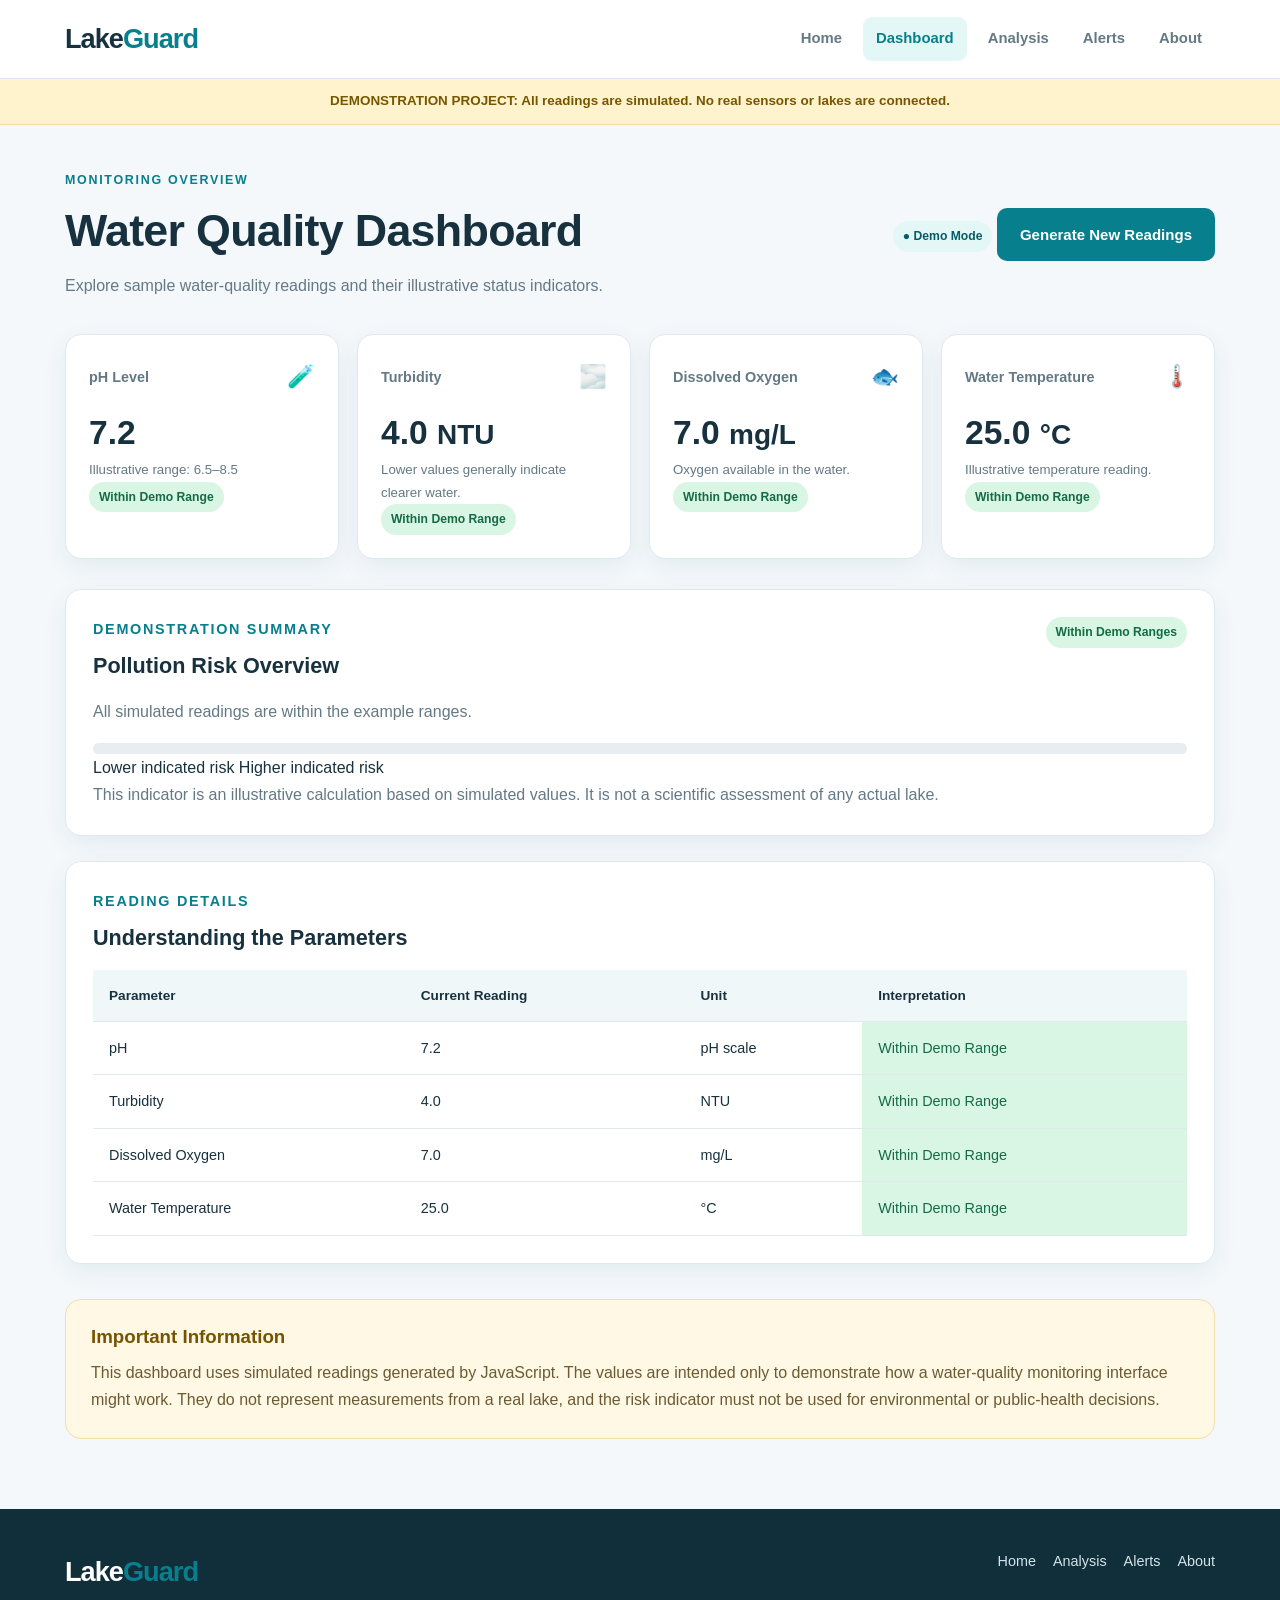
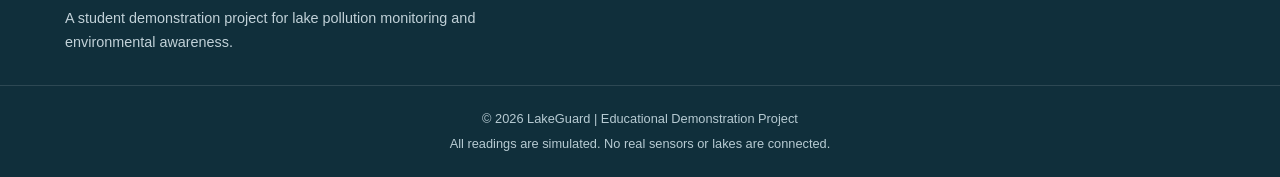
<file: dashboard.html>
<!DOCTYPE html>
<html lang="en">
<head>
    <meta charset="UTF-8">
    <meta name="viewport" content="width=device-width, initial-scale=1.0">

    <title>Dashboard | LakeGuard</title>

    <link rel="stylesheet" href="style.css">
</head>

<body>

    <!-- Header -->
    <header class="site-header">
        <div class="container header-content">

            <a href="index.html" class="logo">
                Lake<span>Guard</span>
            </a>

            <nav class="navbar">
                <a href="index.html">Home</a>
                <a href="dashboard.html" class="active">Dashboard</a>
                <a href="analysis.html">Analysis</a>
                <a href="alerts.html">Alerts</a>
                <a href="about.html">About</a>
            </nav>

        </div>
    </header>


    <!-- Simulation Notice -->
    <div class="simulation-notice">
        DEMONSTRATION PROJECT: All readings are simulated.
        No real sensors or lakes are connected.
    </div>


    <main class="container page-content">

        <!-- Page Heading -->
        <section class="page-heading">

            <div>
                <p class="eyebrow">MONITORING OVERVIEW</p>
                <h1>Water Quality Dashboard</h1>

                <p>
                    Explore sample water-quality readings and their
                    illustrative status indicators.
                </p>
            </div>

            <div class="dashboard-actions">
                <span class="demo-badge">● Demo Mode</span>

                <button type="button" class="btn btn-primary"
                        id="refreshReadings">
                    Generate New Readings
                </button>
            </div>

        </section>


        <!-- Summary Cards -->
        <section class="summary-grid">

            <article class="metric-card">
                <div class="metric-top">
                    <span class="metric-label">pH Level</span>
                    <span class="metric-icon">🧪</span>
                </div>

                <h2 id="phValue">7.2</h2>

                <p>Illustrative range: 6.5–8.5</p>

                <span class="status-badge status-good" id="phStatus">
                    Within Example Range
                </span>
            </article>


            <article class="metric-card">
                <div class="metric-top">
                    <span class="metric-label">Turbidity</span>
                    <span class="metric-icon">🌫️</span>
                </div>

                <h2>
                    <span id="turbidityValue">4.0</span>
                    <small>NTU</small>
                </h2>

                <p>Lower values generally indicate clearer water.</p>

                <span class="status-badge status-good" id="turbidityStatus">
                    Lower Turbidity
                </span>
            </article>


            <article class="metric-card">
                <div class="metric-top">
                    <span class="metric-label">Dissolved Oxygen</span>
                    <span class="metric-icon">🐟</span>
                </div>

                <h2>
                    <span id="oxygenValue">7.0</span>
                    <small>mg/L</small>
                </h2>

                <p>Oxygen available in the water.</p>

                <span class="status-badge status-good" id="oxygenStatus">
                    Example Adequate Level
                </span>
            </article>


            <article class="metric-card">
                <div class="metric-top">
                    <span class="metric-label">Water Temperature</span>
                    <span class="metric-icon">🌡️</span>
                </div>

                <h2>
                    <span id="temperatureValue">25.0</span>
                    <small>°C</small>
                </h2>

                <p>Illustrative temperature reading.</p>

                <span class="status-badge status-good" id="temperatureStatus">
                    Example Reference
                </span>
            </article>

        </section>


        <!-- Water Quality Summary -->
        <section class="dashboard-panel">

            <div class="panel-heading">
                <div>
                    <p class="eyebrow">DEMONSTRATION SUMMARY</p>
                    <h2>Pollution Risk Overview</h2>
                </div>

                <span class="status-badge status-good" id="overallStatus">
                    Lower Indicated Risk
                </span>
            </div>

            <p id="riskDescription">
                The current simulated readings do not cross the example
                warning thresholds used by this demonstration.
            </p>

            <div class="risk-meter">
                <div class="risk-meter-fill" id="riskMeterFill"></div>
            </div>

            <div class="risk-scale">
                <span>Lower indicated risk</span>
                <span>Higher indicated risk</span>
            </div>

            <p class="small-note">
                This indicator is an illustrative calculation based on
                simulated values. It is not a scientific assessment of
                any actual lake.
            </p>

        </section>


        <!-- Reading Information -->
        <section class="dashboard-panel">

            <div class="panel-heading">
                <div>
                    <p class="eyebrow">READING DETAILS</p>
                    <h2>Understanding the Parameters</h2>
                </div>
            </div>

            <div class="reading-table-wrapper">

                <table class="data-table">

                    <thead>
                        <tr>
                            <th>Parameter</th>
                            <th>Current Reading</th>
                            <th>Unit</th>
                            <th>Interpretation</th>
                        </tr>
                    </thead>

                    <tbody>

                        <tr>
                            <td>pH</td>
                            <td id="tablePh">7.2</td>
                            <td>pH scale</td>
                            <td id="tablePhStatus">Within example range</td>
                        </tr>

                        <tr>
                            <td>Turbidity</td>
                            <td id="tableTurbidity">4.0</td>
                            <td>NTU</td>
                            <td id="tableTurbidityStatus">Lower turbidity</td>
                        </tr>

                        <tr>
                            <td>Dissolved Oxygen</td>
                            <td id="tableOxygen">7.0</td>
                            <td>mg/L</td>
                            <td id="tableOxygenStatus">Example adequate level</td>
                        </tr>

                        <tr>
                            <td>Water Temperature</td>
                            <td id="tableTemperature">25.0</td>
                            <td>°C</td>
                            <td id="tableTemperatureStatus">Example reference</td>
                        </tr>

                    </tbody>

                </table>

            </div>

        </section>


        <!-- Disclaimer -->
        <section class="notice-card">

            <h3>Important Information</h3>

            <p>
                This dashboard uses simulated readings generated by
                JavaScript. The values are intended only to demonstrate
                how a water-quality monitoring interface might work.
                They do not represent measurements from a real lake,
                and the risk indicator must not be used for environmental
                or public-health decisions.
            </p>

        </section>

    </main>


    <!-- Footer -->
    <footer class="site-footer">

        <div class="container footer-content">

            <div>
                <a href="index.html" class="logo footer-logo">
                    Lake<span>Guard</span>
                </a>

                <p>
                    A student demonstration project for lake pollution
                    monitoring and environmental awareness.
                </p>
            </div>

            <div class="footer-links">
                <a href="index.html">Home</a>
                <a href="analysis.html">Analysis</a>
                <a href="alerts.html">Alerts</a>
                <a href="about.html">About</a>
            </div>

        </div>

        <div class="footer-bottom">
            <p>
                &copy; 2026 LakeGuard | Educational Demonstration Project
            </p>

            <p>
                All readings are simulated. No real sensors or lakes are connected.
            </p>
        </div>

    </footer>


    <script src="script.js"></script>

</body>
</html>
</file>
<file: style.css>
/* ==========================================
   LAKEGUARD - COMPLETE WEBSITE STYLESHEET
   Compatible with all five HTML pages
========================================== */

/* 1. GLOBAL SETTINGS */

:root {
    --primary: #087f8c;
    --primary-dark: #075b66;
    --primary-light: #e4f7f7;
    --secondary: #16a085;

    --background: #f4f8fb;
    --surface: #ffffff;

    --text: #18313f;
    --muted: #647986;
    --border: #e0e9ee;

    --success: #198754;
    --warning: #d97706;
    --danger: #dc3545;

    --shadow: 0 8px 25px rgba(20, 65, 80, 0.07);
    --radius: 16px;
}

* {
    margin: 0;
    padding: 0;
    box-sizing: border-box;
}

html {
    scroll-behavior: smooth;
}

body {
    font-family: "Segoe UI", Arial, sans-serif;
    background: var(--background);
    color: var(--text);
    line-height: 1.7;
    min-height: 100vh;
}

a {
    color: inherit;
    text-decoration: none;
}

button,
input,
select {
    font: inherit;
}

button {
    cursor: pointer;
}

button:focus-visible,
a:focus-visible,
select:focus-visible {
    outline: 3px solid #5ac8d1;
    outline-offset: 3px;
}

p {
    color: var(--muted);
}

h1,
h2,
h3 {
    line-height: 1.3;
}

.container {
    width: min(1150px, 92%);
    margin-left: auto;
    margin-right: auto;
}

.page-content {
    padding-top: 45px;
    padding-bottom: 70px;
}

.section {
    margin-top: 65px;
}

.eyebrow {
    color: var(--primary);
    font-size: 0.78rem;
    font-weight: 800;
    letter-spacing: 1.7px;
    text-transform: uppercase;
    margin-bottom: 10px;
}

.section-heading {
    max-width: 720px;
    margin: 0 auto 30px;
    text-align: center;
}

.section-heading h2 {
    font-size: clamp(1.7rem, 3vw, 2.3rem);
    margin-bottom: 12px;
}

.section-heading > p:last-child {
    margin-top: 10px;
}


/* 2. HEADER AND NAVIGATION */

.site-header {
    background: var(--surface);
    border-bottom: 1px solid var(--border);
    position: relative;
    z-index: 10;
}

.header-content {
    min-height: 78px;
    display: flex;
    align-items: center;
    justify-content: space-between;
    gap: 25px;
}

.logo {
    font-size: 1.7rem;
    font-weight: 800;
    letter-spacing: -1px;
    color: var(--text);
    white-space: nowrap;
}

.logo span {
    color: var(--primary);
}

.navbar {
    display: flex;
    align-items: center;
    justify-content: flex-end;
    gap: 8px;
    flex-wrap: wrap;
}

.navbar a {
    color: var(--muted);
    font-size: 0.93rem;
    font-weight: 600;
    padding: 9px 13px;
    border-radius: 9px;
    transition: 0.2s ease;
}

.navbar a:hover,
.navbar a.active {
    color: var(--primary);
    background: var(--primary-light);
}


/* 3. SIMULATION NOTICE */

.simulation-notice {
    background: #fff3cd;
    color: #775600;
    border-bottom: 1px solid #f3df9b;
    padding: 11px 4%;
    text-align: center;
    font-size: 0.84rem;
    font-weight: 700;
}


/* 4. BUTTONS */

.btn {
    display: inline-flex;
    align-items: center;
    justify-content: center;
    gap: 8px;
    border: 2px solid transparent;
    border-radius: 10px;
    padding: 12px 21px;
    font-weight: 700;
    font-size: 0.94rem;
    transition: transform 0.2s ease, background 0.2s ease;
}

.btn:hover {
    transform: translateY(-2px);
}

.btn-primary {
    background: var(--primary);
    color: #ffffff;
}

.btn-primary:hover {
    background: var(--primary-dark);
}

.btn-secondary {
    background: #ffffff;
    color: var(--primary);
    border-color: #c7e8e8;
}

.btn-secondary:hover {
    background: var(--primary-light);
}

.btn-light {
    display: inline-flex;
    align-items: center;
    justify-content: center;
    flex-shrink: 0;
    background: #ffffff;
    color: #075b66;
    border: 2px solid #ffffff;
    border-radius: 10px;
    padding: 12px 21px;
    font-weight: 700;
    font-size: 15px;
    min-height: 48px;
    white-space: nowrap;
}

.btn-light:hover {
    background: var(--primary-light);
}

button:disabled {
    cursor: not-allowed;
    opacity: 0.6;
}


/* 5. HOMEPAGE HERO LAYOUT */

.hero {
    background: var(--background);
    padding: 65px 0;
}

.hero > .container.hero-content {
    width: min(1150px, 92%);
    margin: 0 auto;
    display: grid;
    grid-template-columns: minmax(0, 1.1fr) minmax(0, 0.9fr);
    align-items: center;
    gap: 45px;
}

.hero-text {
    min-width: 0;
}

.hero-text h1 {
    font-size: clamp(2.3rem, 4vw, 3.5rem);
    line-height: 1.2;
    letter-spacing: -1.5px;
    margin: 15px 0 22px;
}

.hero-text h1 span {
    color: var(--primary);
}

.hero-description {
    font-size: 1rem;
    line-height: 1.8;
    margin-bottom: 25px;
}

.hero-buttons {
    display: flex;
    align-items: center;
    flex-wrap: wrap;
    gap: 12px;
}

.hero-buttons .btn {
    min-height: 48px;
    white-space: nowrap;
}


/* 6. HOMEPAGE GREEN VISUAL PANEL */

.hero-visual {
    position: relative;
    width: 100%;
    min-width: 0;
    min-height: 350px;
    padding: 35px;
    border-radius: 25px;
    background: linear-gradient(135deg, #087f8c, #16a085);
    box-shadow: var(--shadow);
    display: flex;
    align-items: center;
    justify-content: center;
    overflow: hidden;
    isolation: isolate;
}

.hero-visual::before,
.hero-visual::after {
    content: "";
    position: absolute;
    border: 1px solid rgba(255, 255, 255, 0.22);
    border-radius: 50%;
    z-index: -1;
    pointer-events: none;
}

.hero-visual::before {
    width: 230px;
    height: 230px;
    top: -80px;
    right: -50px;
}

.hero-visual::after {
    width: 170px;
    height: 170px;
    bottom: -75px;
    left: -45px;
}


/* Central water illustration */

.water-circle {
    width: 190px;
    min-height: 190px;
    border-radius: 50%;
    background: rgba(255, 255, 255, 0.13);
    border: 1px solid rgba(255, 255, 255, 0.3);
    color: #ffffff;
    display: flex;
    flex-direction: column;
    align-items: center;
    justify-content: center;
    text-align: center;
    padding: 20px;
}

.water-icon {
    font-size: 2.8rem;
    line-height: 1.2;
    margin-bottom: 8px;
}

.water-circle h2 {
    font-size: 1.2rem;
    line-height: 1.3;
    margin-bottom: 5px;
    color: #ffffff;
}

.water-circle p {
    color: #e4ffff;
    font-size: 0.85rem;
    line-height: 1.5;
}


/* Floating information cards */

.floating-card {
    position: absolute;
    display: flex;
    align-items: center;
    gap: 10px;
    padding: 13px 15px;
    background: #ffffff;
    border-radius: 12px;
    box-shadow: 0 8px 25px rgba(0, 0, 0, 0.12);
    z-index: 2;
}

.floating-card > span {
    font-size: 1.5rem;
}

.floating-card strong,
.floating-card small {
    display: block;
    line-height: 1.5;
}

.floating-card strong {
    color: var(--text);
    font-size: 0.82rem;
}

.floating-card small {
    color: var(--muted);
    font-size: 0.74rem;
}

.floating-card-one {
    top: 25px;
    left: 18px;
}

.floating-card-two {
    right: 18px;
    bottom: 25px;
}


/* 7. HOMEPAGE FEATURE CARDS */

.feature-grid {
    display: grid;
    grid-template-columns: repeat(3, minmax(0, 1fr));
    gap: 22px;
}

.feature-card {
    background: var(--surface);
    padding: 27px;
    border: 1px solid var(--border);
    border-radius: var(--radius);
    box-shadow: var(--shadow);
    transition: transform 0.2s ease;
}

.feature-card:hover {
    transform: translateY(-4px);
}

.feature-icon {
    width: 52px;
    height: 52px;
    display: grid;
    place-items: center;
    border-radius: 14px;
    background: var(--primary-light);
    font-size: 1.65rem;
    margin-bottom: 19px;
}

.feature-card h3 {
    margin-bottom: 10px;
    font-size: 1.15rem;
}


/* 8. WATER QUALITY PARAMETERS */

.parameters-section {
    padding: 65px 0;
    background: #ffffff;
    margin-top: 15px;
}

.parameter-grid {
    display: grid;
    grid-template-columns: repeat(4, minmax(0, 1fr));
    gap: 18px;
}

.parameter-card {
    background: var(--surface);
    border: 1px solid var(--border);
    border-radius: var(--radius);
    padding: 24px;
    text-align: center;
    box-shadow: var(--shadow);
}

.parameter-icon {
    width: 58px;
    height: 58px;
    display: grid;
    place-items: center;
    margin: 0 auto 14px;
    border-radius: 50%;
    background: var(--primary-light);
    font-size: 1.5rem;
}

.parameter-card h3 {
    margin-bottom: 8px;
}

.parameter-symbol {
    display: inline-grid;
    place-items: center;
    width: 58px;
    height: 58px;
    border-radius: 50%;
    background: var(--primary-light);
    color: var(--primary);
    font-size: 1.15rem;
    font-weight: 800;
    margin-bottom: 14px;
}


/* 9. CALL-TO-ACTION SECTION */

.cta-section {
    background: linear-gradient(130deg, #075b66, #087f8c);
    color: #ffffff;
    padding: 40px;
    margin-top: 65px;
    margin-bottom: 65px;
    border-radius: 22px;
}

.cta-content {
    display: flex;
    align-items: center;
    justify-content: space-between;
    gap: 25px;
}

.cta-content > div {
    max-width: 700px;
}

.cta-content h2 {
    font-size: clamp(1.6rem, 3vw, 2.2rem);
    margin-bottom: 12px;
}

.cta-content .eyebrow {
    color: #b6f1ec;
}

.cta-content p:not(.eyebrow) {
    color: #e4ffff;
    margin-bottom: 0;
}


/* 10. OTHER PAGE HEADINGS */

.page-heading {
    display: flex;
    align-items: center;
    justify-content: space-between;
    gap: 25px;
    margin-bottom: 35px;
}

.page-heading h1 {
    font-size: clamp(2rem, 4vw, 2.8rem);
    letter-spacing: -0.7px;
    margin-bottom: 13px;
}

.page-heading p:not(.eyebrow) {
    max-width: 750px;
}

.page-heading > .btn {
    flex-shrink: 0;
}


/* 11. DASHBOARD SUMMARY CARDS */

.summary-grid {
    display: grid;
    grid-template-columns: repeat(4, minmax(0, 1fr));
    gap: 18px;
    margin-bottom: 30px;
}

.metric-card {
    background: var(--surface);
    border: 1px solid var(--border);
    border-radius: var(--radius);
    padding: 23px;
    box-shadow: var(--shadow);
    min-width: 0;
}

.metric-top {
    display: flex;
    align-items: center;
    justify-content: space-between;
    gap: 10px;
}

.metric-label {
    font-size: 0.9rem;
    color: var(--muted);
    font-weight: 700;
}

.metric-icon {
    font-size: 1.4rem;
}

.metric-card h2 {
    font-size: 2.1rem;
    margin: 14px 0 5px;
    overflow-wrap: anywhere;
}

.metric-unit {
    color: var(--muted);
    font-size: 0.95rem;
    font-weight: 500;
}

.metric-card p {
    font-size: 0.83rem;
}


/* 12. STATUS BADGES */

.status-badge,
.priority-badge,
.demo-badge {
    display: inline-block;
    border-radius: 50px;
    padding: 5px 10px;
    font-size: 0.76rem;
    font-weight: 800;
}

.status-good {
    background: #d9f5e4;
    color: #146c43;
}

.status-warning {
    background: #fff0cf;
    color: #895600;
}

.status-danger {
    background: #fde1e3;
    color: #b42332;
}

.status-neutral {
    background: #e8eef2;
    color: #4d6270;
}


/* 13. DASHBOARD PANELS */

.dashboard-grid {
    display: grid;
    grid-template-columns: 1fr 1fr;
    gap: 23px;
    margin-top: 25px;
}

.dashboard-panel {
    background: var(--surface);
    border: 1px solid var(--border);
    border-radius: var(--radius);
    padding: 27px;
    margin-bottom: 25px;
    box-shadow: var(--shadow);
    min-width: 0;
}

.dashboard-panel h2 {
    font-size: 1.35rem;
    margin-bottom: 9px;
}

.panel-heading {
    display: flex;
    justify-content: space-between;
    align-items: flex-start;
    gap: 15px;
    margin-bottom: 18px;
}

.panel-heading h2 {
    margin-bottom: 0;
}

.panel-heading p {
    font-size: 0.9rem;
}

.demo-badge {
    color: var(--primary-dark);
    background: var(--primary-light);
    white-space: nowrap;
}

.risk-summary {
    display: flex;
    align-items: center;
    gap: 15px;
    margin: 22px 0;
}

.risk-indicator {
    flex-shrink: 0;
    width: 55px;
    height: 55px;
    border-radius: 50%;
    display: grid;
    place-items: center;
    background: var(--primary-light);
    color: var(--primary);
    font-size: 1.5rem;
}

.risk-summary h3 {
    margin-bottom: 5px;
}

.risk-meter {
    height: 11px;
    width: 100%;
    overflow: hidden;
    border-radius: 50px;
    background: #e7edf1;
    margin-top: 18px;
}

.risk-meter-fill {
    height: 100%;
    width: 25%;
    border-radius: inherit;
    background: var(--secondary);
    transition: width 0.3s ease, background 0.3s ease;
}

.panel-note {
    margin-top: 16px;
    font-size: 0.83rem;
}


/* 14. DATA TABLES */

.table-wrapper {
    width: 100%;
    overflow-x: auto;
    margin-top: 20px;
}

.data-table {
    width: 100%;
    border-collapse: collapse;
    min-width: 540px;
    text-align: left;
}

.data-table th,
.data-table td {
    padding: 14px 16px;
    border-bottom: 1px solid var(--border);
}

.data-table th {
    background: #f0f7f9;
    color: var(--text);
    font-size: 0.85rem;
}

.data-table td {
    font-size: 0.9rem;
}

.data-table tbody tr:hover {
    background: #f7fbfc;
}


/* 15. ANALYSIS CHARTS */

.chart-list {
    display: grid;
    gap: 24px;
    margin-top: 25px;
}

.chart-item {
    display: grid;
    gap: 9px;
}

.chart-label-row {
    display: flex;
    align-items: center;
    justify-content: space-between;
    gap: 15px;
}

.chart-label-row h3 {
    font-size: 0.98rem;
}

.chart-track {
    width: 100%;
    height: 13px;
    background: #e9f0f3;
    border-radius: 50px;
    overflow: hidden;
}

.chart-bar {
    height: 100%;
    width: 50%;
    background: linear-gradient(90deg, #087f8c, #16a085);
    border-radius: inherit;
    transition: width 0.3s ease;
}

.chart-caption {
    font-size: 0.82rem;
}


/* 16. ALERT CENTRE */

.filter-bar {
    display: flex;
    align-items: center;
    flex-wrap: wrap;
    gap: 12px;
    margin: 25px 0;
}

.filter-bar label {
    font-weight: 700;
    font-size: 0.9rem;
}

.filter-bar select {
    background: #ffffff;
    border: 1px solid var(--border);
    border-radius: 9px;
    padding: 10px 13px;
    color: var(--text);
}

.alert-list {
    display: grid;
    gap: 17px;
    margin-top: 22px;
}

.alert-card {
    display: flex;
    align-items: flex-start;
    gap: 17px;
    background: #ffffff;
    border: 1px solid var(--border);
    border-left: 5px solid #9aaab3;
    border-radius: 12px;
    padding: 22px;
}

.alert-high {
    border-left-color: var(--danger);
}

.alert-medium {
    border-left-color: var(--warning);
}

.alert-info {
    border-left-color: var(--primary);
}

.alert-symbol {
    font-size: 1.7rem;
    flex-shrink: 0;
}

.alert-content {
    flex: 1;
    min-width: 0;
}

.alert-title-row {
    display: flex;
    justify-content: space-between;
    align-items: flex-start;
    gap: 12px;
    margin-bottom: 9px;
}

.alert-title-row h3 {
    font-size: 1.05rem;
}

.priority-high {
    background: #fde1e3;
    color: #b42332;
}

.priority-medium {
    background: #fff0cf;
    color: #895600;
}

.priority-info {
    background: var(--primary-light);
    color: var(--primary-dark);
}

.alert-time {
    display: inline-block;
    margin-top: 12px;
    color: var(--muted);
    font-size: 0.8rem;
}

.empty-state {
    padding: 25px;
    text-align: center;
    background: #f5f9fb;
    border-radius: 12px;
}


/* 17. WORKFLOW CARDS */

.process-grid {
    display: grid;
    grid-template-columns: repeat(3, minmax(0, 1fr));
    gap: 20px;
}

.process-card {
    padding: 25px;
    border: 1px solid var(--border);
    background: var(--surface);
    border-radius: var(--radius);
    box-shadow: var(--shadow);
}

.process-number {
    display: inline-grid;
    place-items: center;
    width: 42px;
    height: 42px;
    border-radius: 12px;
    background: var(--primary-light);
    color: var(--primary);
    font-weight: 800;
    margin-bottom: 17px;
}

.process-card h3 {
    margin-bottom: 10px;
}


/* 18. ABOUT PAGE */

.about-intro {
    display: grid;
    grid-template-columns: 1.25fr 0.75fr;
    align-items: center;
    gap: 35px;
    margin: 35px 0 60px;
}

.about-text h2 {
    font-size: clamp(1.7rem, 3vw, 2.2rem);
    margin-bottom: 17px;
}

.about-text p {
    margin-bottom: 14px;
}

.about-highlight {
    padding: 30px;
    border-radius: var(--radius);
    background: linear-gradient(145deg, #e3f7f6, #f4fbf9);
    border: 1px solid #cbece8;
}

.highlight-icon {
    display: block;
    font-size: 3rem;
    margin-bottom: 12px;
}

.about-highlight h3 {
    margin-bottom: 10px;
}

.technology-grid {
    display: grid;
    grid-template-columns: repeat(3, minmax(0, 1fr));
    gap: 20px;
}

.technology-card {
    background: var(--surface);
    border: 1px solid var(--border);
    border-radius: var(--radius);
    padding: 25px;
    box-shadow: var(--shadow);
}

.technology-card h3 {
    color: var(--primary);
    margin-bottom: 10px;
}

.limitations-list {
    padding-left: 22px;
    margin-top: 15px;
}

.limitations-list li {
    color: var(--muted);
    padding: 5px 0;
}


/* 19. NOTICE CARD */

.notice-card {
    background: #fff8e5;
    border: 1px solid #f1dfaa;
    border-radius: var(--radius);
    padding: 25px;
    margin-top: 35px;
}

.notice-card h3 {
    color: #765300;
    margin-bottom: 10px;
}

.notice-card p,
.notice-card li {
    color: #6c5a32;
}


/* 20. FOOTER */

.site-footer {
    background: #102f3b;
    color: #ffffff;
    padding-top: 40px;
}

.footer-content {
    display: flex;
    justify-content: space-between;
    gap: 35px;
    padding-bottom: 30px;
}

.footer-content > div:first-child {
    max-width: 470px;
}

.footer-logo {
    color: #ffffff;
}

.footer-content p {
    color: #c1d1d8;
    margin-top: 10px;
    font-size: 0.9rem;
}

.footer-links {
    display: flex;
    align-items: flex-start;
    gap: 17px;
    flex-wrap: wrap;
}

.footer-links a {
    color: #d4e3e9;
    font-size: 0.9rem;
}

.footer-links a:hover {
    color: #ffffff;
}

.footer-bottom {
    border-top: 1px solid rgba(255, 255, 255, 0.12);
    padding: 18px 4%;
    text-align: center;
}

.footer-bottom p {
    color: #b7cbd3;
    font-size: 0.8rem;
    margin: 4px 0;
}


/* 21. HELPER CLASSES */

.text-success {
    color: var(--success);
}

.text-warning {
    color: var(--warning);
}

.text-danger {
    color: var(--danger);
}

.hidden {
    display: none !important;
}


/* 22. TABLET RESPONSIVENESS */

@media (max-width: 950px) {

    .header-content {
        padding: 15px 0;
        align-items: center;
        flex-direction: column;
        gap: 12px;
    }

    .navbar {
        justify-content: center;
    }

    .hero > .container.hero-content {
        grid-template-columns: minmax(0, 1fr) minmax(0, 0.9fr);
        gap: 25px;
    }

    .hero-text h1 {
        font-size: clamp(2rem, 4vw, 2.8rem);
    }

    .hero-visual {
        min-height: 320px;
        padding: 20px;
    }

    .water-circle {
        width: 160px;
        min-height: 160px;
    }

    .floating-card-one {
        top: 15px;
        left: 10px;
    }

    .floating-card-two {
        right: 10px;
        bottom: 15px;
    }

    .summary-grid {
        grid-template-columns: repeat(2, minmax(0, 1fr));
    }

    .parameter-grid {
        grid-template-columns: repeat(2, minmax(0, 1fr));
    }

    .dashboard-grid {
        grid-template-columns: 1fr;
    }

    .feature-grid,
    .process-grid {
        grid-template-columns: repeat(2, minmax(0, 1fr));
    }

    .about-intro {
        grid-template-columns: 1fr;
    }
}


/* 23. MOBILE RESPONSIVENESS */

@media (max-width: 600px) {

    .container {
        width: 92%;
    }

    .header-content {
        align-items: center;
    }

    .navbar {
        justify-content: center;
        gap: 4px;
    }

    .navbar a {
        font-size: 0.8rem;
        padding: 7px 8px;
    }

    .simulation-notice {
        font-size: 0.76rem;
    }

    .hero {
        padding: 40px 0;
    }

    .hero > .container.hero-content {
        grid-template-columns: 1fr;
        gap: 30px;
    }

    .hero-text h1 {
        font-size: 2.25rem;
    }

    .hero-description {
        font-size: 0.95rem;
    }

    .hero-buttons {
        flex-direction: column;
        align-items: stretch;
    }

    .hero-buttons .btn {
        width: 100%;
    }

    .hero-visual {
        min-height: 300px;
        padding: 20px;
    }

    .water-circle {
        width: 155px;
        min-height: 155px;
        padding: 15px;
    }

    .water-icon {
        font-size: 2.2rem;
    }

    .water-circle h2 {
        font-size: 1rem;
    }

    .water-circle p {
        font-size: 0.75rem;
    }

    .floating-card {
        padding: 9px;
        gap: 6px;
    }

    .floating-card > span {
        font-size: 1.2rem;
    }

    .floating-card strong {
        font-size: 0.72rem;
    }

    .floating-card small {
        font-size: 0.67rem;
    }

    .section {
        margin-top: 45px;
    }

    .feature-grid,
    .parameter-grid,
    .process-grid,
    .technology-grid {
        grid-template-columns: 1fr;
    }

    .parameters-section {
        padding: 45px 0;
    }

    .page-content {
        padding-top: 30px;
        padding-bottom: 45px;
    }

    .page-heading {
        align-items: flex-start;
        flex-direction: column;
    }

    .page-heading > .btn {
        width: 100%;
    }

    .metric-card {
        padding: 18px;
    }

    .dashboard-panel {
        padding: 19px;
    }

    .alert-card {
        padding: 16px;
        gap: 12px;
    }

    .alert-title-row {
        flex-direction: column;
    }

    .cta-section {
        padding: 30px 20px;
    }

    .cta-content {
        align-items: flex-start;
        flex-direction: column;
    }

    .footer-content {
        flex-direction: column;
    }

    .footer-links {
        gap: 15px;
    }
}
</file>
